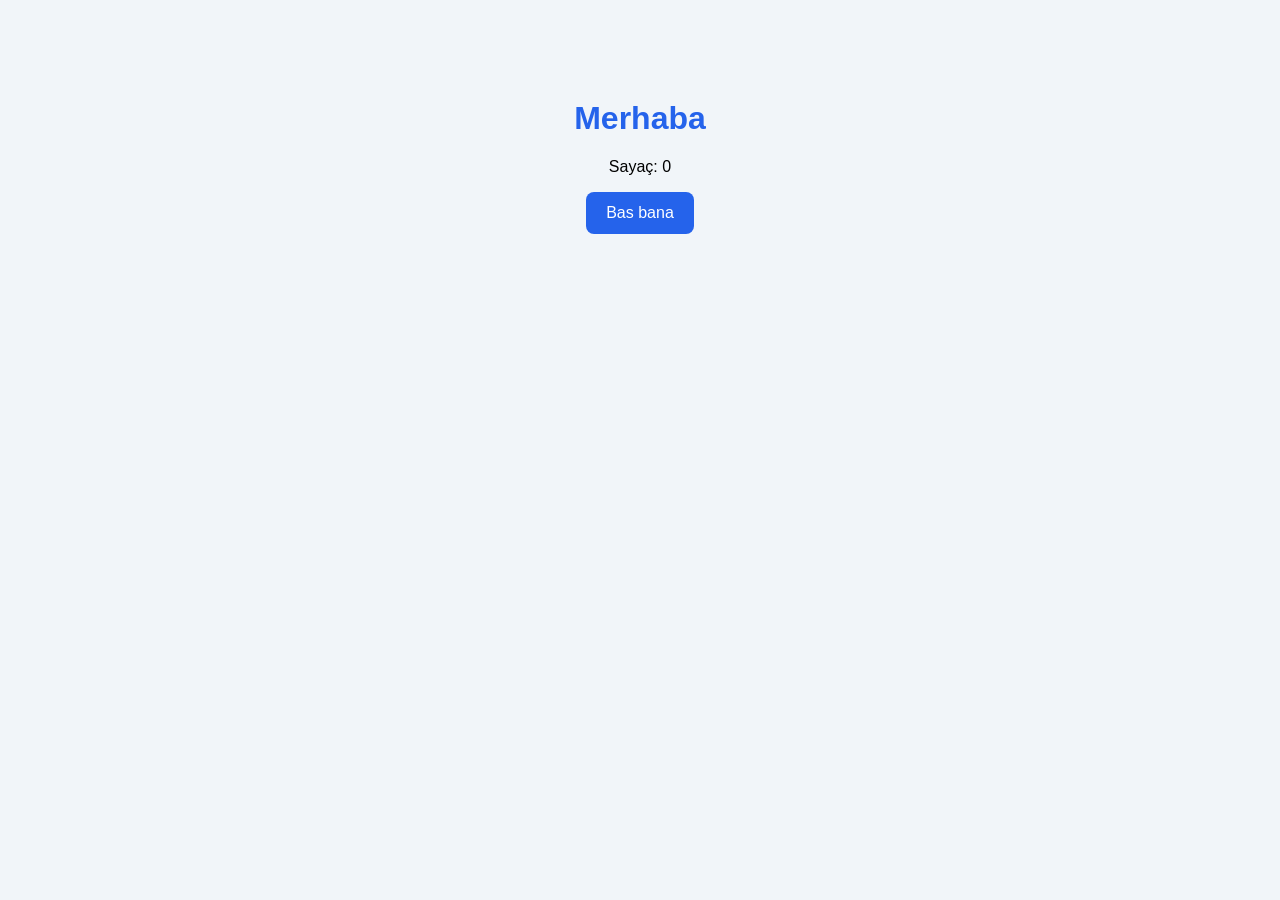
<file: index.html>
<!DOCTYPE html>
<html lang="tr">
<head>
  <meta charset="UTF-8">
  <title>İlk Sitem</title>

  <!-- CSS'i buradan çağırıyoruz -->
  <link rel="stylesheet" href="style.css">
</head>
<body>
  <h1>Merhaba</h1>
  <p>Sayaç: <span id="sayi">0</span></p>
  <button id="btn">Bas bana</button>

  <!-- JS'i buradan çağırıyoruz (body'nin en sonunda) -->
  <script src="script.js"></script>
</body>
</html>
</file>
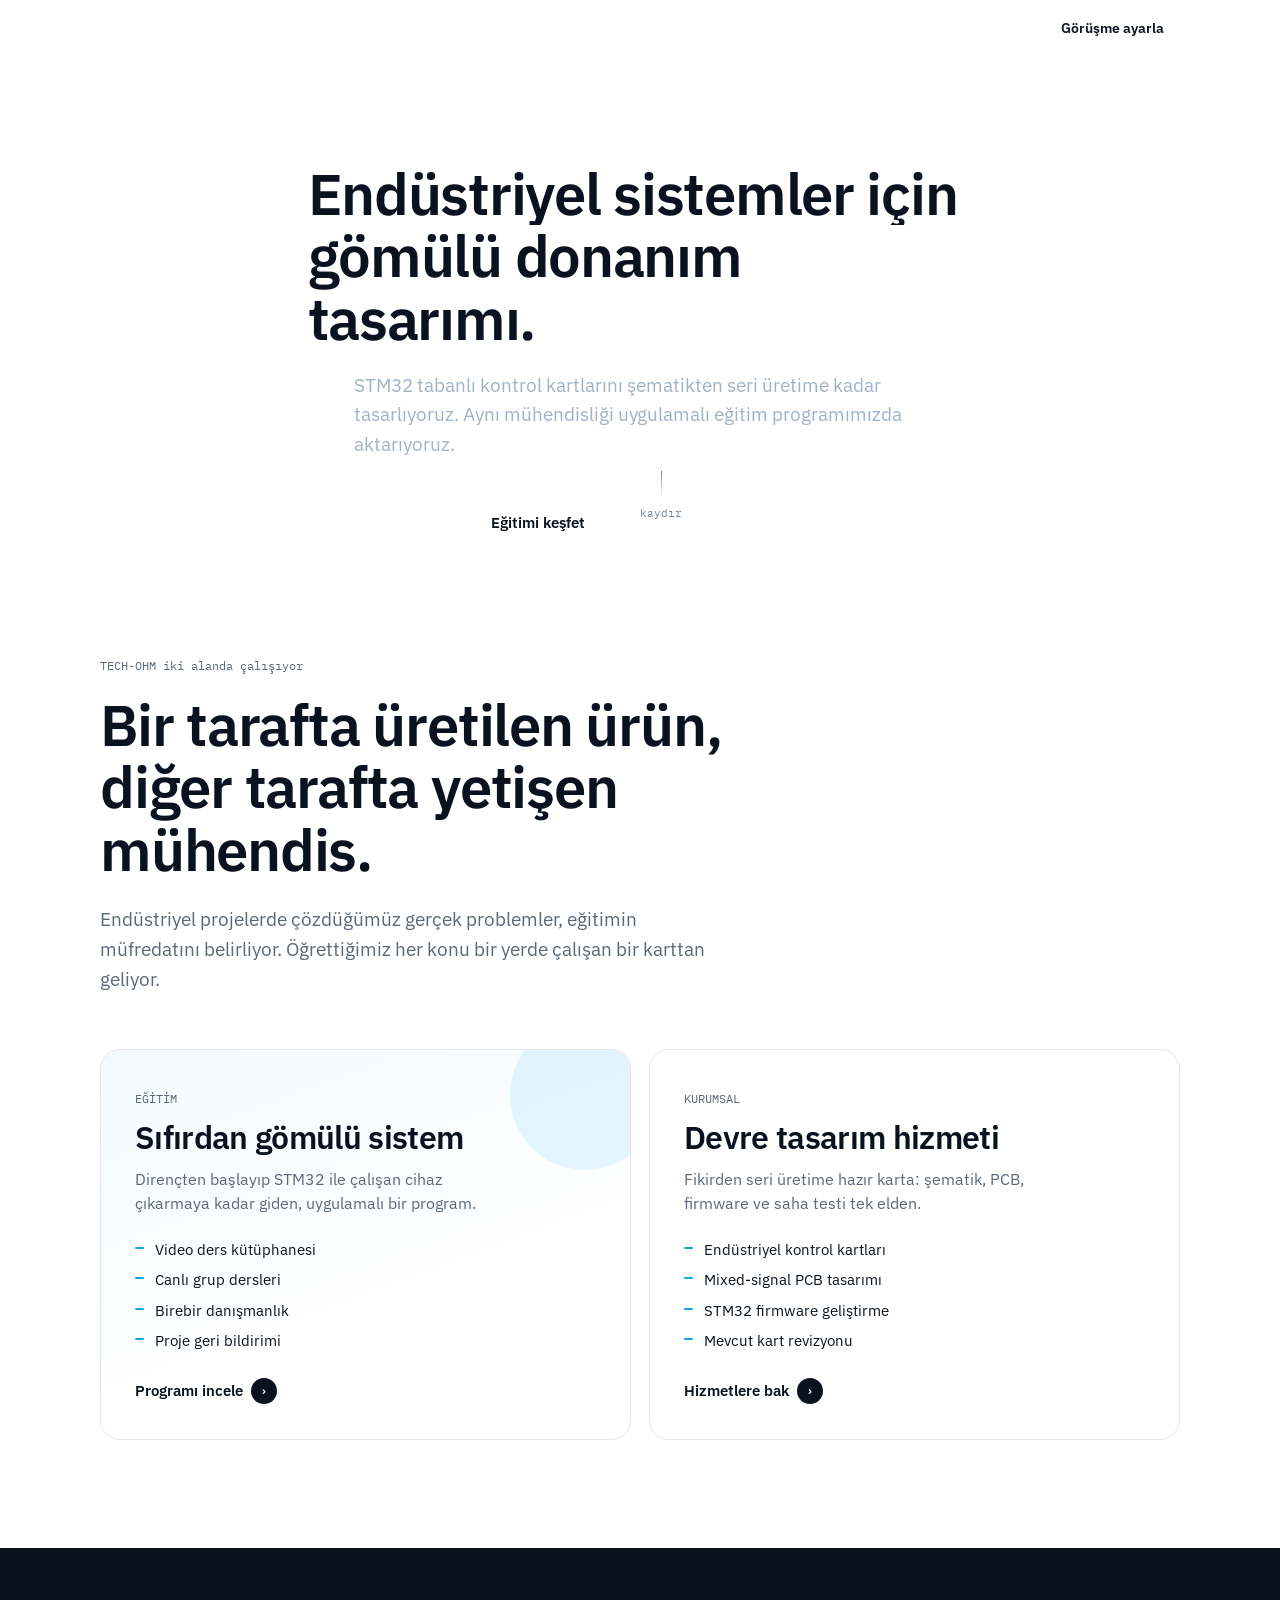
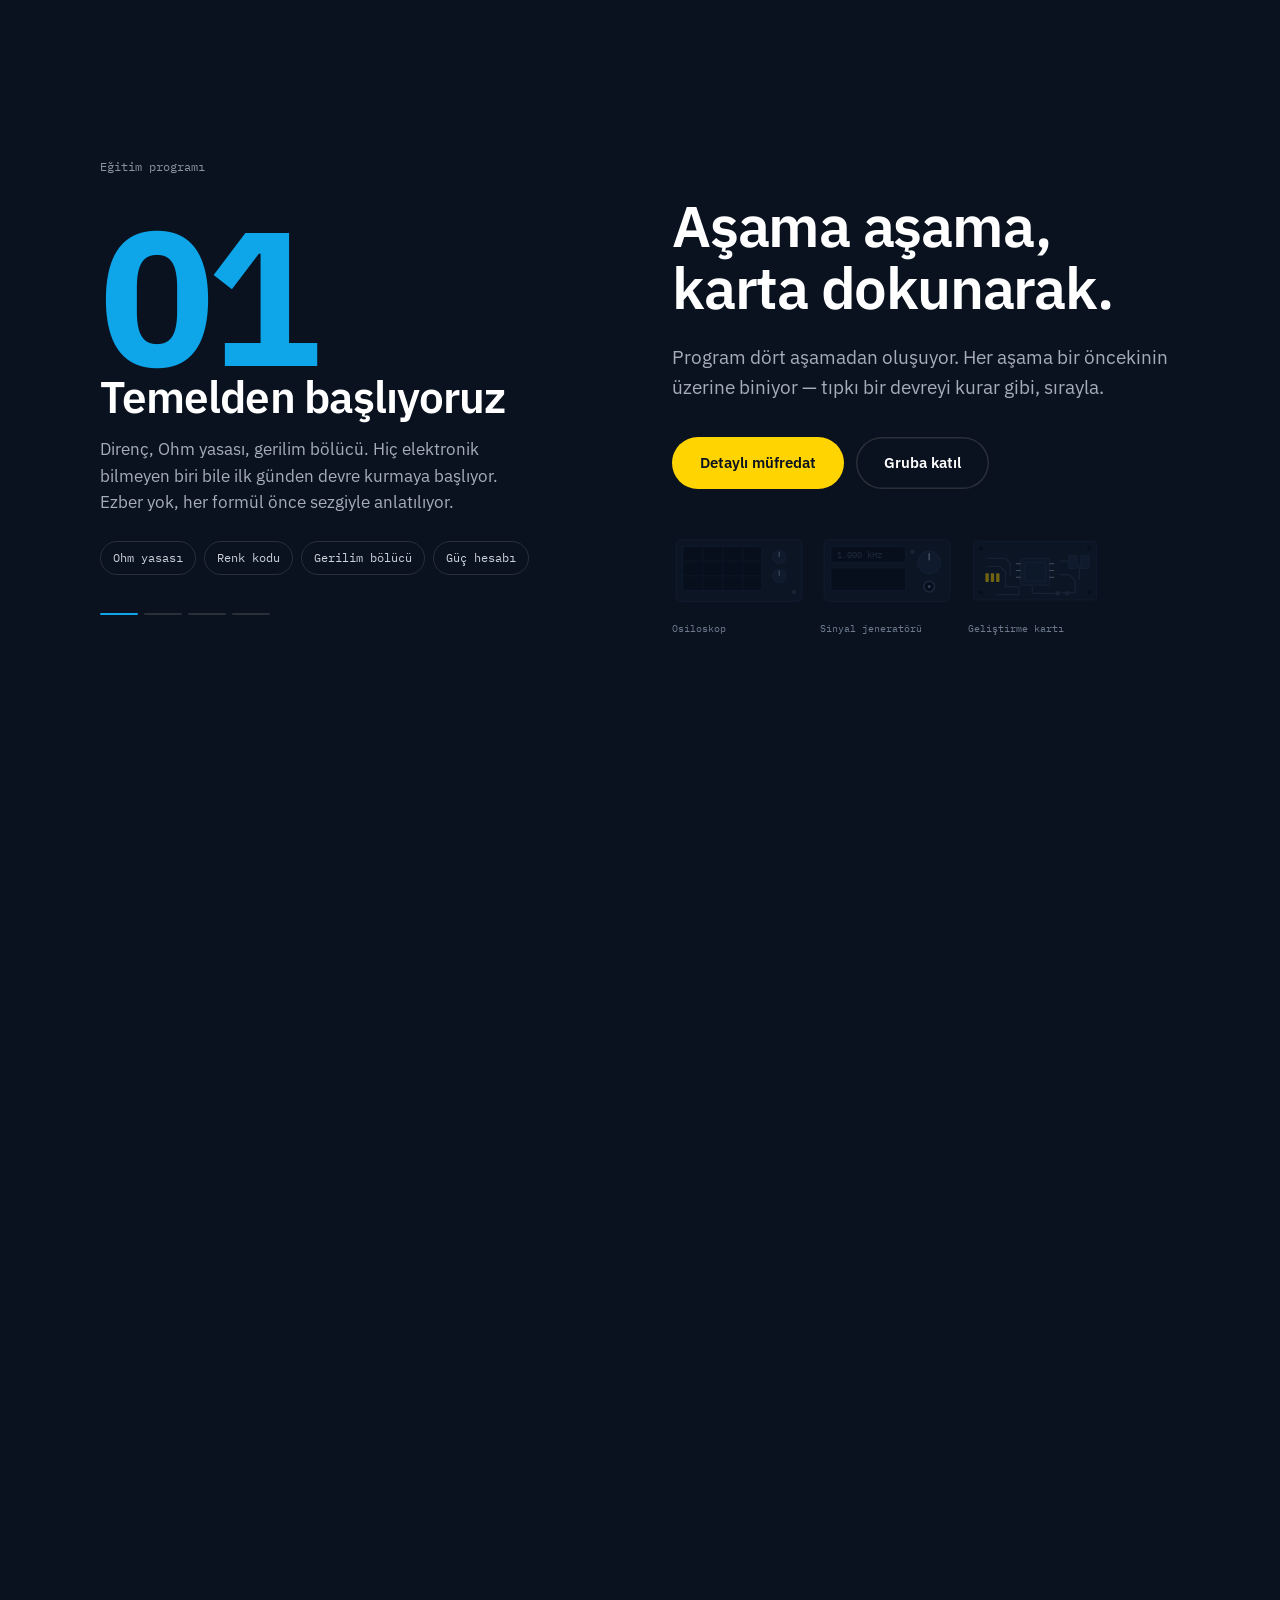
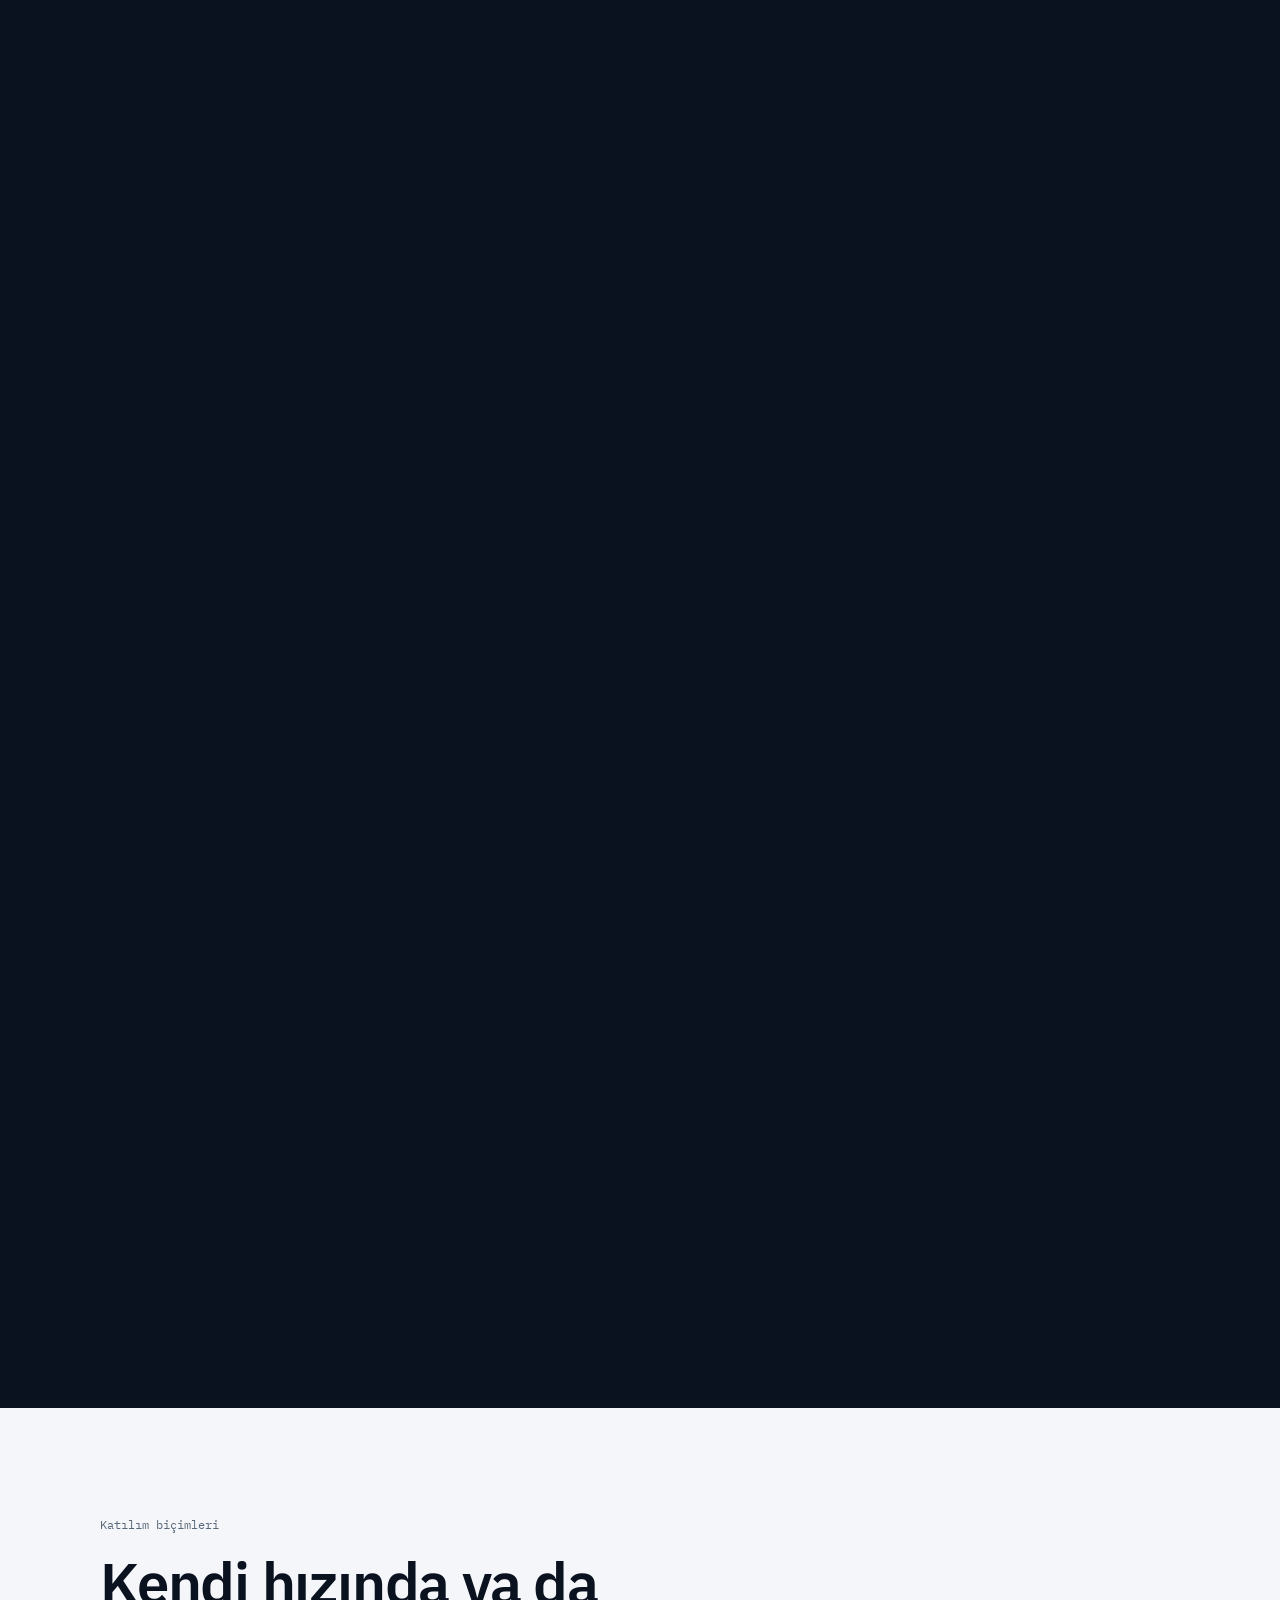
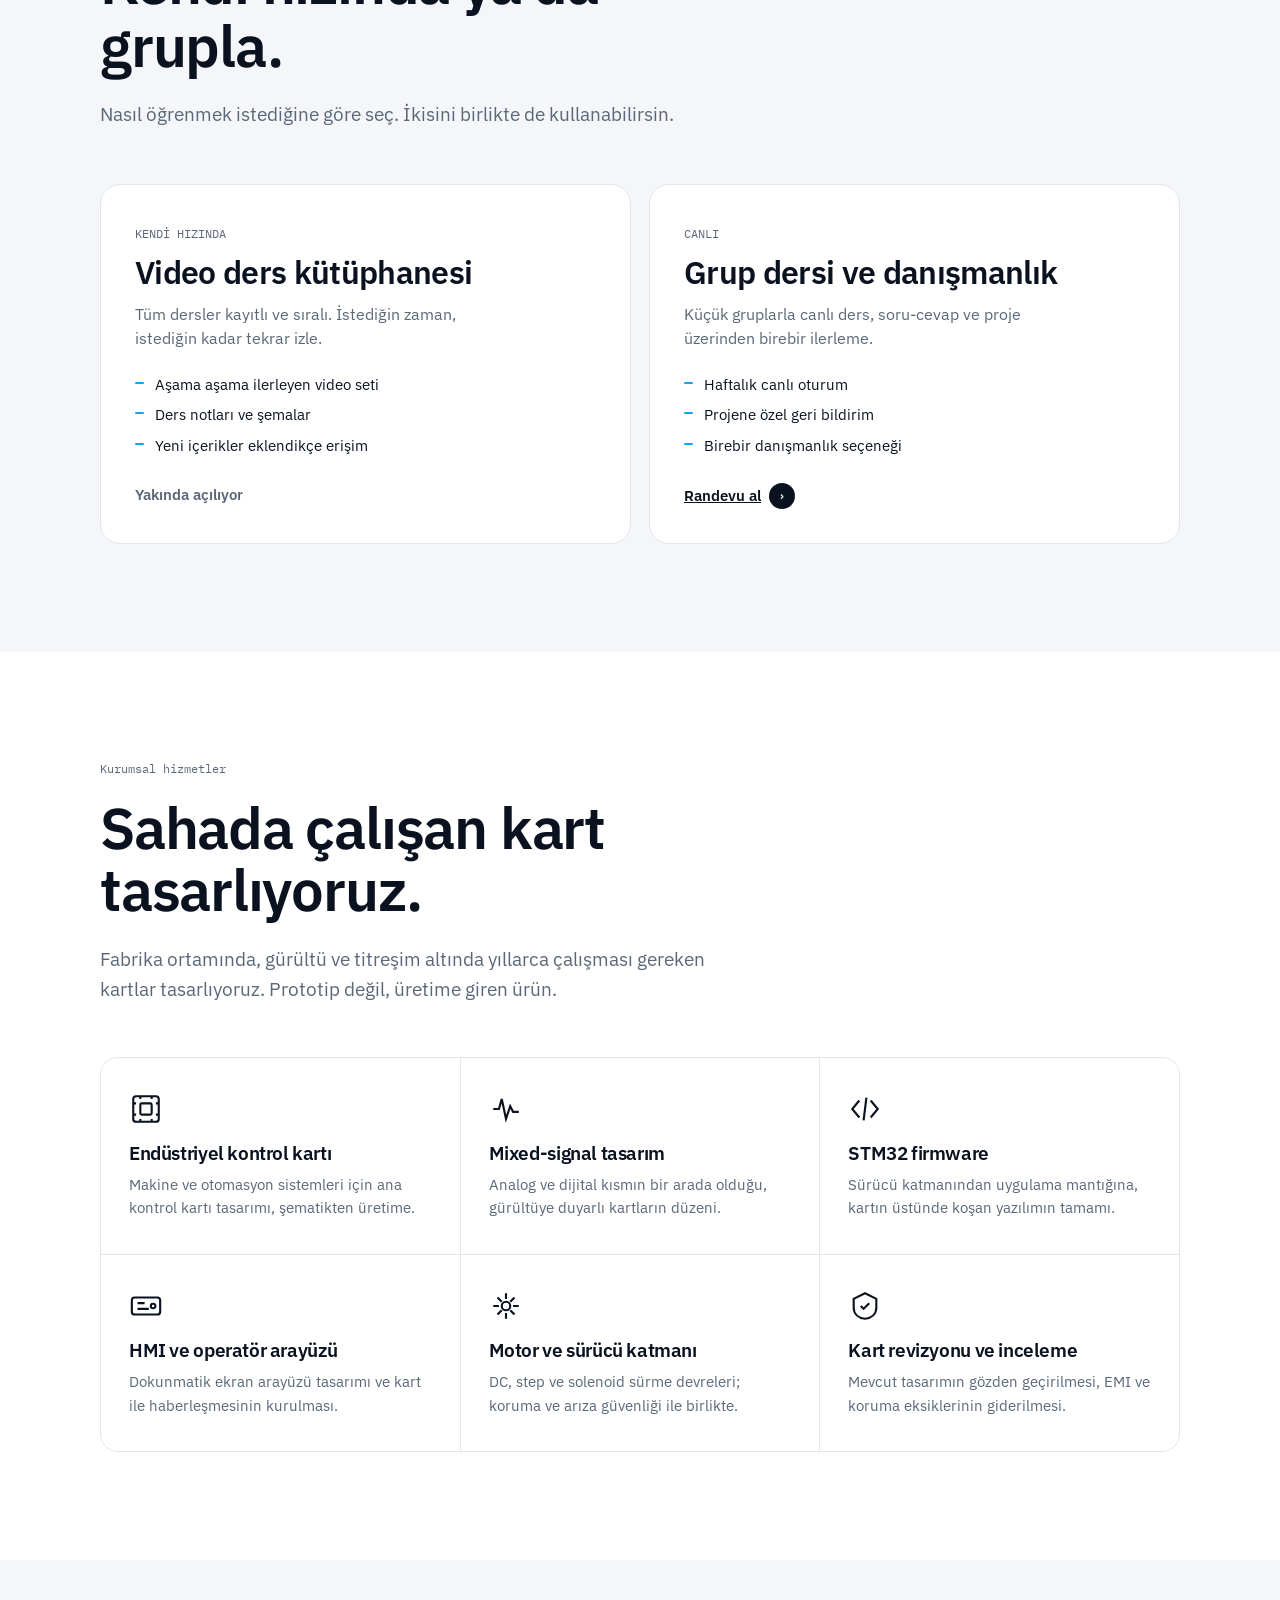
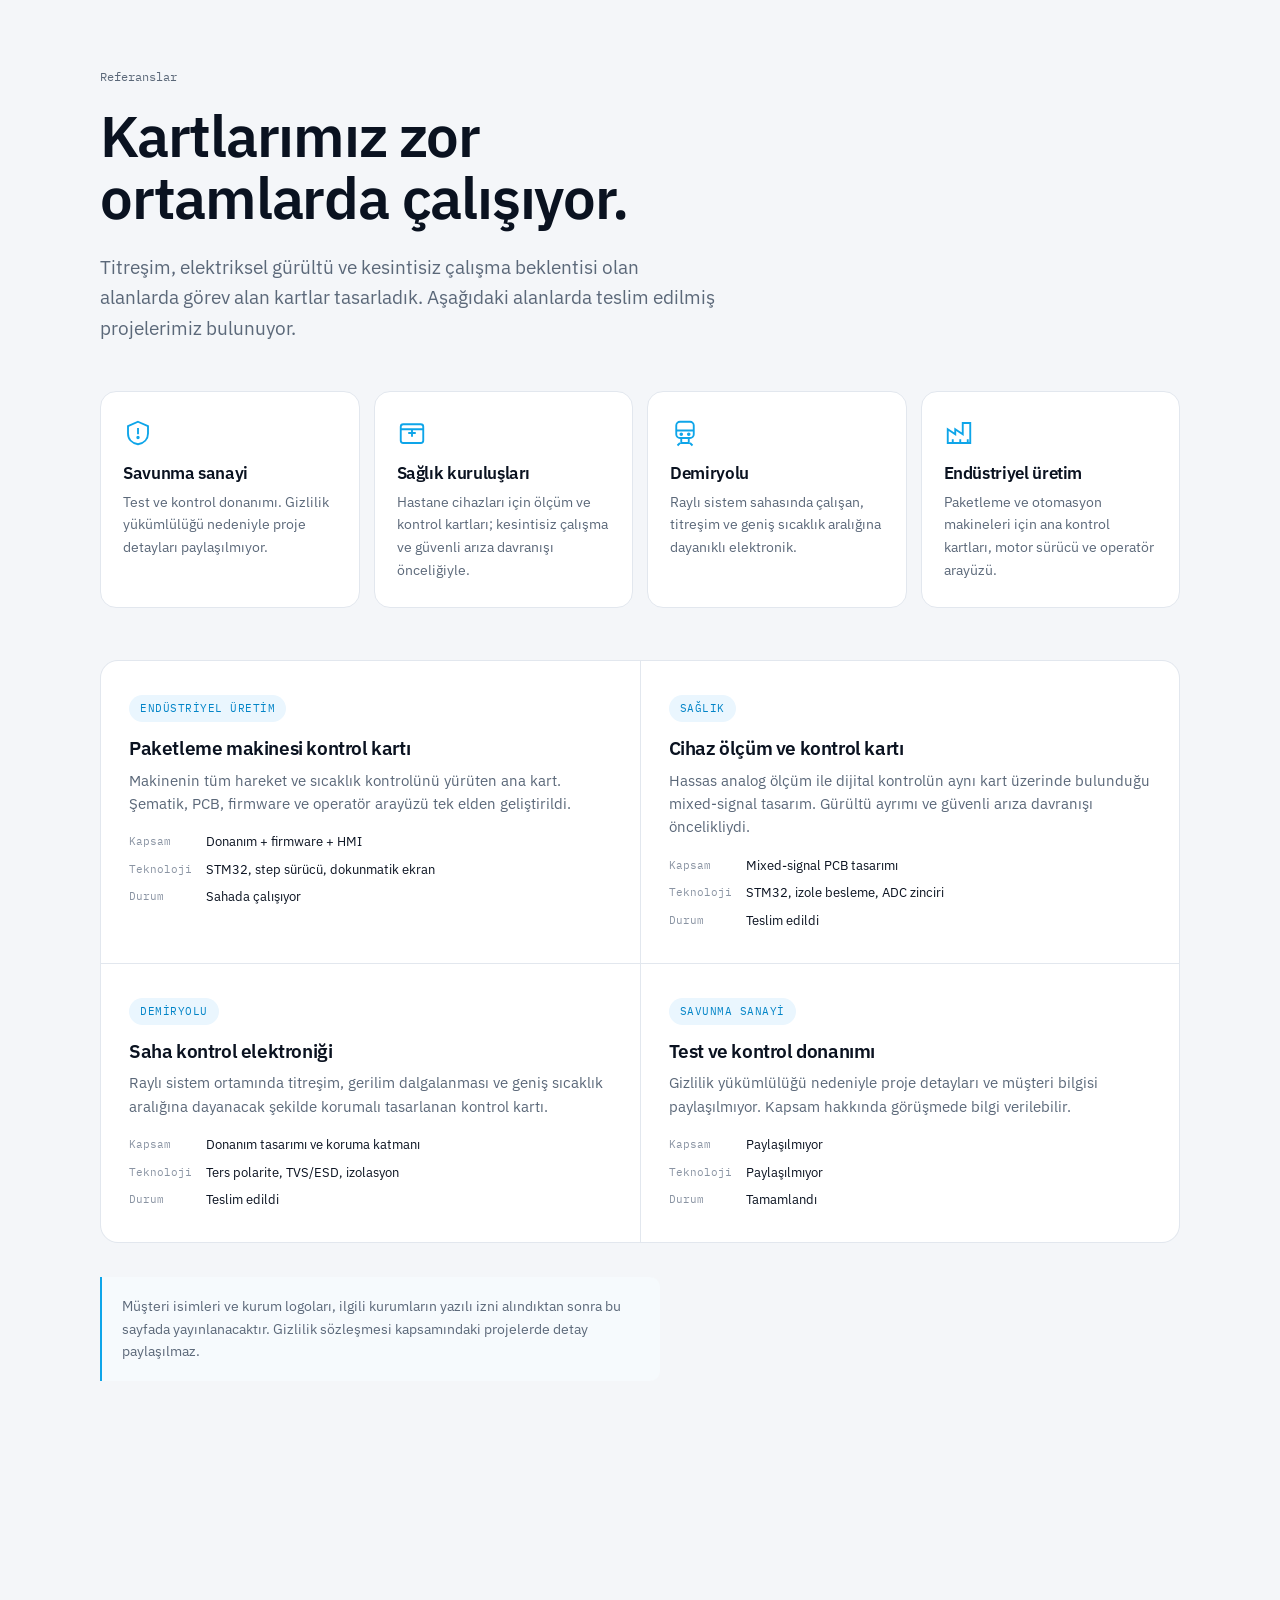
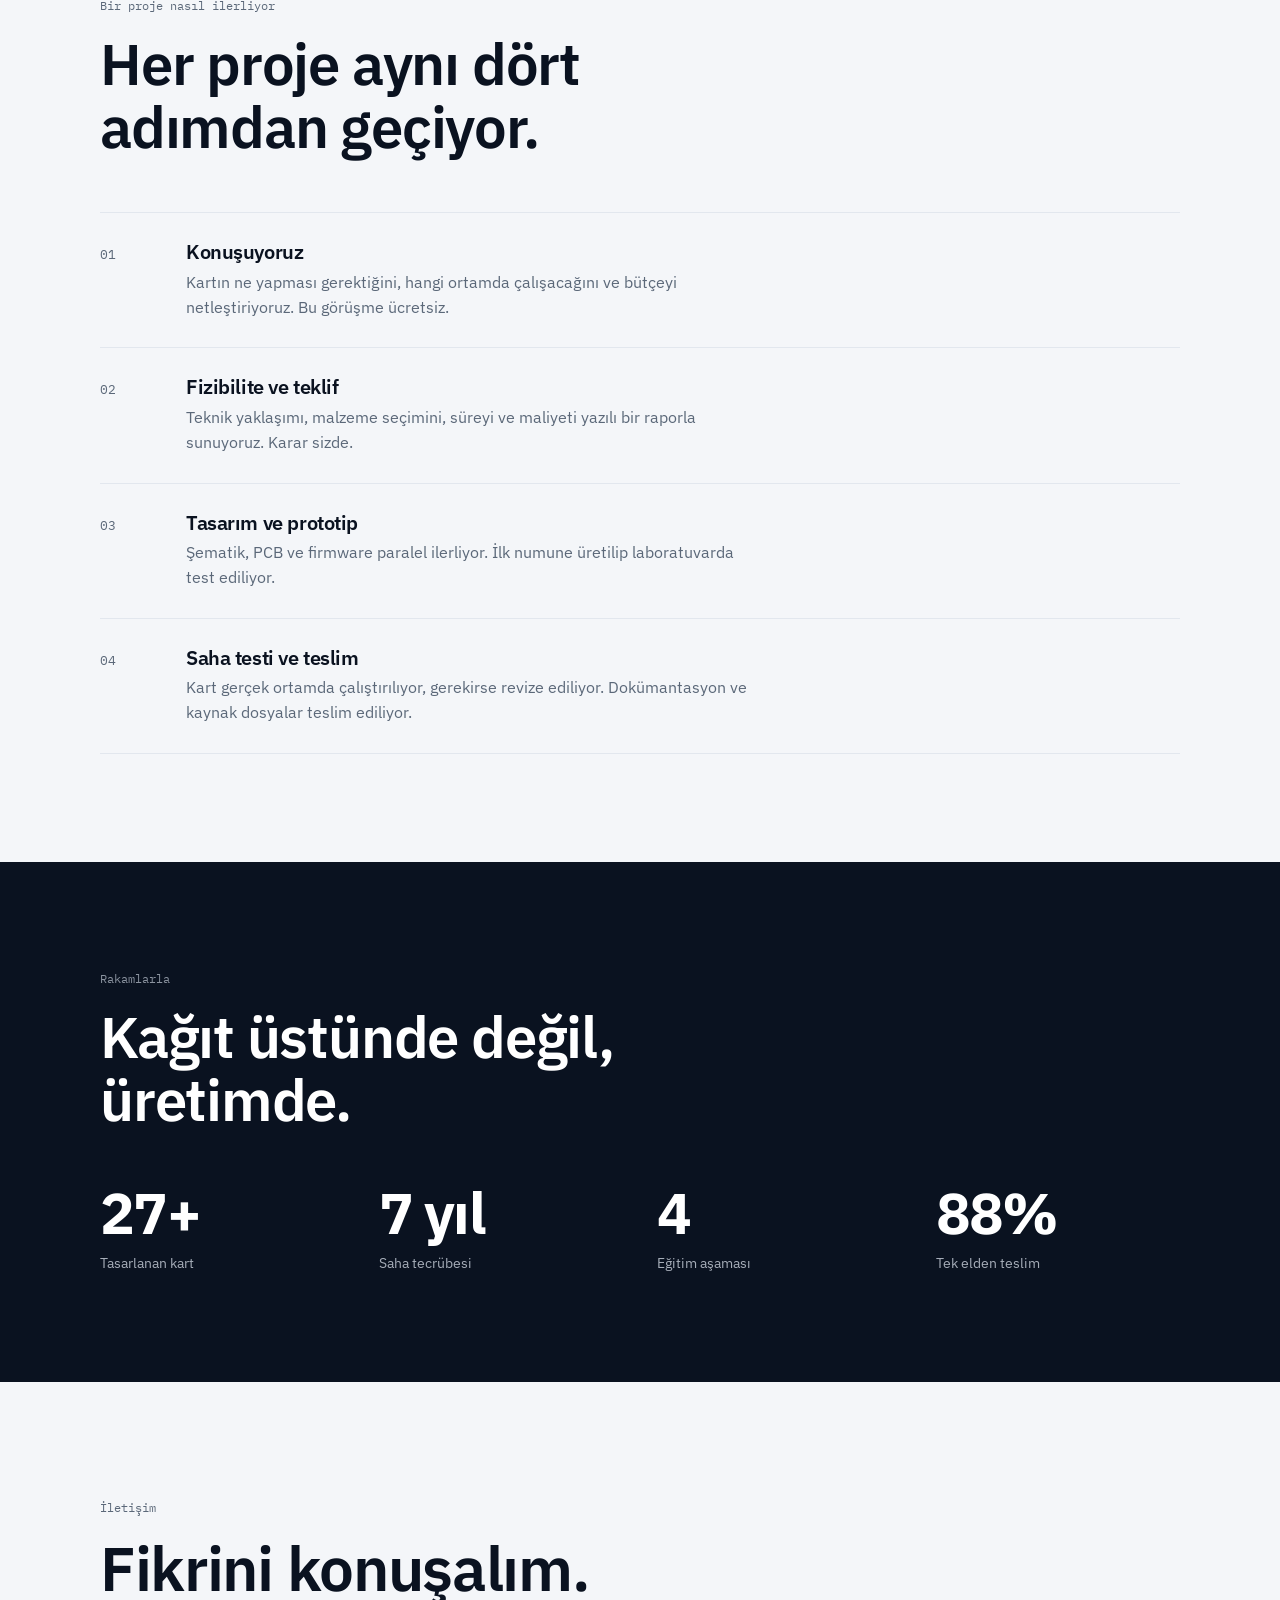
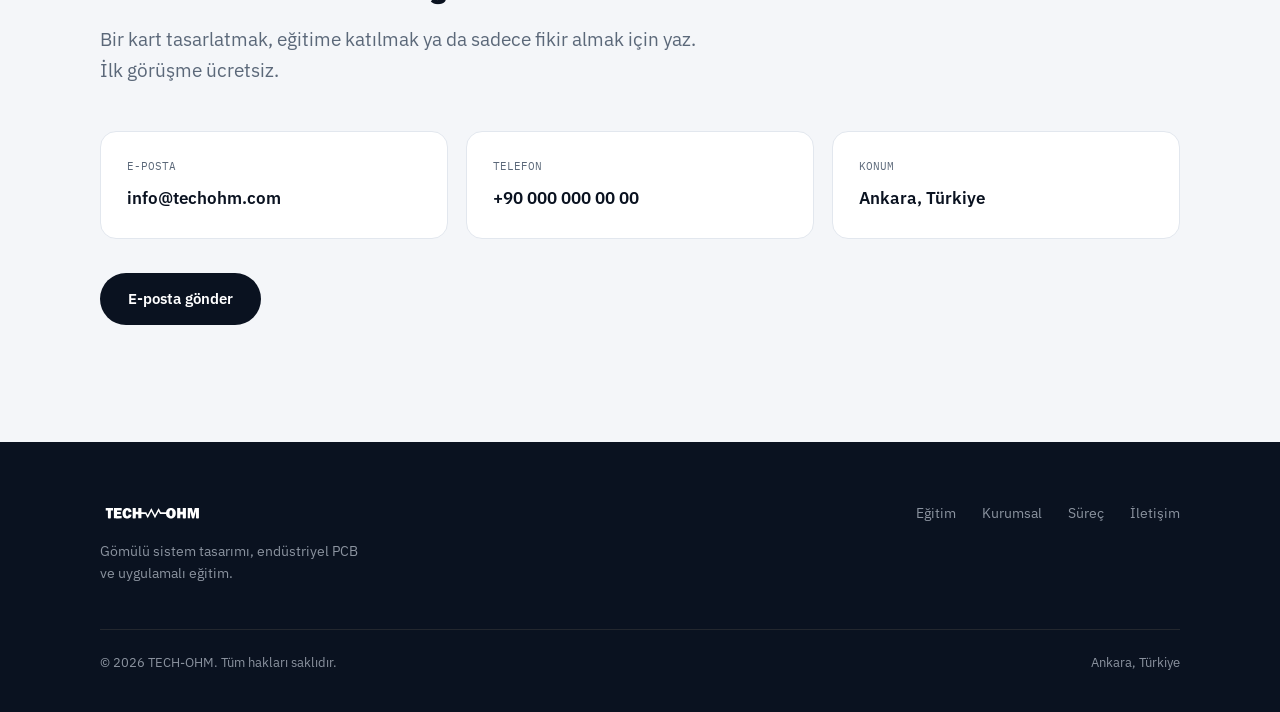
<file: yenisistem2/index.html>
<!DOCTYPE html>
<html lang="tr">
<head>
<meta charset="UTF-8">
<meta name="viewport" content="width=device-width, initial-scale=1">
<title>TECH-OHM — Gömülü sistem tasarımı ve eğitimi</title>
<meta name="description" content="Endüstriyel PCB ve STM32 tabanlı gömülü sistem tasarımı, danışmanlık ve uygulamalı eğitim. TECH-OHM.">
<meta property="og:title" content="TECH-OHM — Gömülü sistem tasarımı ve eğitimi">
<meta property="og:description" content="Endüstriyel PCB ve STM32 tabanlı gömülü sistem tasarımı, danışmanlık ve uygulamalı eğitim.">
<meta property="og:type" content="website">
<link rel="preconnect" href="https://fonts.googleapis.com">
<link rel="preconnect" href="https://fonts.gstatic.com" crossorigin>
<link href="https://fonts.googleapis.com/css2?family=IBM+Plex+Sans:wght@400;450;500;600;700&family=IBM+Plex+Mono:wght@400;500&display=swap" rel="stylesheet">
<style>
:root{
  --paper:#FFFFFF;
  --mist:#F4F6F9;
  --ink:#0A1220;
  --ink-soft:#132033;
  --steel:#5B6879;
  --line:#E2E7EE;
  --brand:#FFD400;      /* marka sarısı — logo ve birincil CTA */
  --volt:#0EA5E9;       /* devre / sinyal mavisi */
  --volt-deep:#0284C7;
  --maxw:1160px;
  --ease:cubic-bezier(.22,.61,.36,1);
}
*{box-sizing:border-box}
html{scroll-behavior:smooth;-webkit-text-size-adjust:100%}
body{
  margin:0;background:var(--paper);color:var(--ink);
  font-family:'IBM Plex Sans',system-ui,sans-serif;font-size:17px;line-height:1.6;
  -webkit-font-smoothing:antialiased;overflow-x:hidden;
}
h1,h2,h3,h4{font-family:'IBM Plex Sans',sans-serif;margin:0;line-height:1.08;letter-spacing:-0.021em;font-weight:600}
p{margin:0}
a{color:inherit}
.mono{font-family:'IBM Plex Mono',monospace}
.wrap{max-width:var(--maxw);margin:0 auto;padding:0 clamp(20px,5vw,40px)}
img,svg{display:block;max-width:100%}

/* ---------------- NAV ---------------- */
.nav{
  position:fixed;top:0;left:0;right:0;z-index:100;color:#fff;
  background:transparent;border-bottom:1px solid transparent;
  transition:border-color .35s,background .35s,color .35s,backdrop-filter .35s;
}
.nav.scrolled{
  color:var(--ink);background:rgba(255,255,255,.78);
  backdrop-filter:saturate(180%) blur(20px);-webkit-backdrop-filter:saturate(180%) blur(20px);
  border-bottom-color:var(--line);
}
.nav .wrap{display:flex;align-items:center;justify-content:space-between;height:58px;gap:20px}
.nav-logo{height:19px;width:auto}
.nav-links{display:flex;gap:30px;align-items:center;list-style:none;margin:0;padding:0}
.nav-links a{
  text-decoration:none;font-size:13.5px;color:currentColor;opacity:.78;
  transition:opacity .2s;font-weight:450;
}
.nav-links a:hover{opacity:1}
.nav-cta{
  text-decoration:none;font-family:'IBM Plex Sans';font-weight:600;font-size:13.5px;
  background:#fff;color:var(--ink);padding:8px 16px;border-radius:100px;
  transition:transform .2s var(--ease),background .35s,color .35s;
}
.nav.scrolled .nav-cta{background:var(--ink);color:#fff}
.nav-cta:hover{transform:scale(1.04)}
.burger{display:none;background:none;border:none;cursor:pointer;padding:6px;flex-direction:column;gap:4px}
.burger span{width:20px;height:1.6px;background:currentColor;display:block;transition:transform .3s}
@media(max-width:860px){
  .nav-links{
    position:fixed;inset:58px 0 auto;background:rgba(255,255,255,.98);
    flex-direction:column;gap:0;padding:10px 0 20px;border-bottom:1px solid var(--line);color:var(--ink);
    transform:translateY(-120%);transition:transform .38s var(--ease);
  }
  .nav-links.open{transform:none}
  .nav-links li{width:100%}
  .nav-links a{display:block;padding:13px 24px;font-size:16px;opacity:1}
  .burger{display:flex}
  .nav-cta{display:none}
}
:focus-visible{outline:2px solid var(--ink);outline-offset:3px;border-radius:4px}

/* ---------------- CIRCUIT RAIL ---------------- */
.spine{
  position:fixed;left:24px;top:0;height:100vh;width:210px;z-index:40;pointer-events:none;
  display:flex;align-items:center;
}
@media(max-width:1439px){.spine{display:none}}
@media(max-width:1659px){.spine .lbl{display:none}}
.spine svg{height:88vh;width:auto;overflow:visible}

.spine .trk{stroke:#D9E0E8;stroke-width:1.5;fill:none;stroke-linecap:round;stroke-linejoin:round}
.spine .trk-thin{stroke:#E4E9F0;stroke-width:1.3;fill:none;stroke-linecap:round;stroke-linejoin:round}
.spine .bloom{stroke:var(--volt);fill:none;stroke-linecap:round;stroke-linejoin:round;stroke-width:7;opacity:.20;filter:blur(6px)}
.spine .core{stroke:var(--volt);fill:none;stroke-linecap:round;stroke-linejoin:round;stroke-width:1.7}

.spine .via{fill:#fff;stroke:#CFD7E1;stroke-width:1.4;transition:fill .45s var(--ease),stroke .45s var(--ease)}
.spine .via.on{fill:var(--volt);stroke:var(--volt)}
.spine .viaGlow{fill:var(--volt);opacity:0;filter:blur(5px);transition:opacity .45s var(--ease)}
.spine .viaGlow.on{opacity:.6}
.spine .dot{fill:#fff;stroke:#D9E0E8;stroke-width:1.2}

/* package */
.spine .body{fill:url(#pkgGrad);stroke:#1A2740;stroke-width:.8}
.spine .mold{fill:none;stroke:#2E3E58;stroke-width:.7}
.spine .lead{fill:#B8C2D0;transition:fill .45s var(--ease)}
.spine .lead.on{fill:var(--volt)}
.spine .pin1{fill:none;stroke:#4A5C78;stroke-width:1.2}
.spine .chipLed{fill:var(--volt);animation:led 2.8s ease-in-out infinite}
@keyframes led{0%,100%{opacity:.3}50%{opacity:1}}
.spine .ref{font-family:'IBM Plex Mono';font-size:8px;fill:#A9B3C1}
.spine .silk{fill:none;stroke:#E4E9F0;stroke-width:1;stroke-dasharray:3 3}
.spine .part{fill:#EDF1F6;stroke:#CFD7E1;stroke-width:1}
.spine .xtal{fill:#E7EBF1;stroke:#C9D2DD;stroke-width:1}

.spine .headGlow{fill:var(--volt);opacity:.55;filter:blur(5px)}
.spine .headCore{fill:var(--volt)}

.spine .lbl{
  font-family:'IBM Plex Mono';font-size:14px;font-weight:500;fill:#C2CBD7;
  letter-spacing:.02em;transition:fill .5s var(--ease),filter .5s var(--ease);
}
.spine .lbl.on{fill:var(--volt);filter:drop-shadow(0 0 8px rgba(14,165,233,.75))}100%{fill:var(--ink)}}

/* ---------------- HERO ---------------- */
.hero{
  min-height:100svh;display:flex;align-items:center;justify-content:center;
  text-align:center;padding:132px 0 90px;position:relative;overflow:hidden;
  background:
    radial-gradient(58% 44% at 50% 34%, rgba(56,189,248,.30) 0%, rgba(56,189,248,0) 62%),
    radial-gradient(120% 90% at 50% 30%, #1B3D63 0%, #102743 38%, #08111E 78%);
  color:#fff;
}
.hero .wrap{position:relative;z-index:2;width:100%}

.heroLogo{
  width:clamp(268px,44vw,600px);height:auto;margin:0 auto 44px;
  opacity:0;animation:logoIn 1.5s var(--ease) .15s forwards;
}
@keyframes logoIn{from{opacity:0;transform:scale(.965)}to{opacity:1;transform:none}}
.hl-flare{stroke:#7DD3FC;stroke-width:170;fill:none;opacity:.32;filter:blur(34px)}
.hl-bloom{stroke:#38BDF8;stroke-width:72;fill:none;opacity:.72;filter:blur(13px)}
.hl-core {stroke:#7FE4FF;stroke-width:30;fill:none}
.hl-flow{
  stroke-linecap:round;stroke-linejoin:round;
  stroke-dasharray:170 1097;stroke-dashoffset:170;
  animation:heroFlow 3.4s cubic-bezier(.5,0,.5,1) infinite;
}
@keyframes heroFlow{
  0%{stroke-dashoffset:170}
  62%{stroke-dashoffset:-1097}
  100%{stroke-dashoffset:-1097}
}

.hero h1{
  font-size:clamp(30px,5.1vw,58px);font-weight:600;letter-spacing:-.022em;
  margin:0 auto 20px;max-width:19ch;
}
.hero h1 .ln{display:block;overflow:hidden}
.hero h1 .ln > span{display:block;transform:translateY(105%);animation:riseIn 1s var(--ease) forwards}
.hero h1 .ln:nth-child(1) > span{animation-delay:.55s}
.hero h1 .ln:nth-child(2) > span{animation-delay:.66s}
@keyframes riseIn{to{transform:none}}

.hero .lede{
  max-width:52ch;margin:0 auto;color:#9FB2C8;font-size:clamp(15.5px,1.75vw,18.5px);
  opacity:0;animation:fadeUp .9s var(--ease) .95s forwards;
}
@keyframes fadeUp{from{opacity:0;transform:translateY(14px)}to{opacity:1;transform:none}}
.hero-actions{
  display:flex;gap:12px;flex-wrap:wrap;justify-content:center;margin-top:38px;
  opacity:0;animation:fadeUp .9s var(--ease) 1.1s forwards;
}
.btn{
  display:inline-flex;align-items:center;gap:9px;text-decoration:none;
  font-family:'IBM Plex Sans';font-weight:600;font-size:15px;
  padding:14px 28px;border-radius:100px;transition:transform .22s var(--ease),background .22s,color .22s;
}
.btn:hover{transform:scale(1.035)}
.btn-dark{background:var(--ink);color:#fff}
.btn-ghost{background:transparent;color:var(--ink);box-shadow:inset 0 0 0 1.5px var(--line)}
.btn-ghost:hover{box-shadow:inset 0 0 0 1.5px var(--ink)}
.hero .btn-dark{background:#fff;color:var(--ink)}
.hero .btn-ghost{color:#fff;box-shadow:inset 0 0 0 1.5px rgba(255,255,255,.34)}
.hero .btn-ghost:hover{box-shadow:inset 0 0 0 1.5px rgba(255,255,255,.75)}

.scrollhint{
  position:absolute;bottom:28px;left:50%;transform:translateX(-50%);z-index:3;
  font-family:'IBM Plex Mono';font-size:10.5px;color:#6F8299;
  display:flex;flex-direction:column;align-items:center;gap:8px;
  opacity:0;animation:fadeUp .8s var(--ease) 1.5s forwards;
}
.scrollhint i{display:block;width:1px;height:26px;background:linear-gradient(#6F8299,transparent);animation:pulse 2s infinite}
@keyframes pulse{0%,100%{opacity:.25}50%{opacity:1}}

/* ---------------- SECTIONS ---------------- */
section{position:relative}
.sec{padding:clamp(80px,12vh,140px) 0}
.sec-dark{background:var(--ink);color:#fff}
.sec-mist{background:var(--mist)}
.eyebrow{
  font-family:'IBM Plex Mono';font-size:11.5px;color:var(--steel);
  margin-bottom:18px;display:block;
}
.sec-dark .eyebrow{color:#8B939F}
h2.big{font-size:clamp(30px,5.2vw,58px);max-width:18ch;margin-bottom:22px}
.sec-lede{max-width:56ch;color:var(--steel);font-size:clamp(16px,1.9vw,19px)}
.sec-dark .sec-lede{color:#A6ADB8}

/* reveal */
.rv{opacity:0;transform:translateY(22px);transition:opacity .8s var(--ease),transform .8s var(--ease)}
.rv.in{opacity:1;transform:none}
.rv[data-d="1"]{transition-delay:.08s}
.rv[data-d="2"]{transition-delay:.16s}
.rv[data-d="3"]{transition-delay:.24s}

/* ---------------- TWO PATHS ---------------- */
.paths{display:grid;gap:18px;grid-template-columns:1fr;margin-top:54px}
@media(min-width:820px){.paths{grid-template-columns:1fr 1fr}}
.path{
  position:relative;border-radius:20px;padding:40px 34px 34px;overflow:hidden;
  background:var(--paper);border:1px solid var(--line);
  transition:transform .4s var(--ease),box-shadow .4s var(--ease);
  text-decoration:none;display:block;
}
.path:hover{transform:translateY(-5px);box-shadow:0 18px 46px rgba(14,15,18,.10)}
.path .pnum{font-family:'IBM Plex Mono';font-size:11.5px;color:var(--steel)}
.path h3{font-size:clamp(24px,3vw,32px);margin:12px 0 12px}
.path p{color:var(--steel);font-size:15.5px;max-width:36ch}
.path ul{margin:22px 0 0;padding:0;list-style:none;display:grid;gap:7px}
.path li{font-size:14.5px;color:var(--ink);padding-left:20px;position:relative}
.path li::before{
  content:"";position:absolute;left:0;top:9px;width:9px;height:2px;background:var(--volt);border-radius:2px;
}
.path .go{
  margin-top:26px;display:inline-flex;align-items:center;gap:8px;
  font-family:'IBM Plex Sans';font-weight:600;font-size:14.5px;
}
.path .go i{
  width:26px;height:26px;border-radius:50%;background:var(--ink);color:#fff;
  display:grid;place-items:center;font-style:normal;font-size:12px;
  transition:transform .3s var(--ease);
}
.path:hover .go i{transform:translateX(4px)}
.path-edu{background:linear-gradient(160deg,#F2FAFE 0%,#FFF 60%)}
.path-edu::after{
  content:"";position:absolute;right:-30px;top:-30px;width:150px;height:150px;
  border-radius:50%;background:var(--volt);opacity:.10;
}

/* ---------------- STICKY MODULES ---------------- */
.sticky-wrap{position:relative}
.sticky-stage{
  position:sticky;top:0;height:100svh;display:flex;align-items:center;overflow:hidden;
}
.stage-inner{width:100%}
.stage-grid{display:grid;gap:40px;grid-template-columns:1fr;align-items:center}
@media(min-width:900px){.stage-grid{grid-template-columns:1fr 1fr;gap:64px}}
.stage-num{
  font-family:'IBM Plex Sans';font-weight:700;font-size:clamp(80px,16vw,190px);
  line-height:.82;color:var(--volt);letter-spacing:-.035em;
}
.stage-slide{display:none}
.stage-slide.active{display:block;animation:slideIn .6s var(--ease)}
@keyframes slideIn{from{opacity:0;transform:translateY(20px)}to{opacity:1;transform:none}}
.stage-slide h3{font-size:clamp(26px,4vw,44px);margin-bottom:16px;max-width:16ch}
.stage-slide p{color:#A6ADB8;max-width:44ch;font-size:16.5px}
.stage-slide .topics{
  margin-top:26px;display:flex;flex-wrap:wrap;gap:8px;
}
.stage-slide .topics span{
  font-family:'IBM Plex Mono';font-size:12px;color:#CDD3DA;
  border:1px solid #2A2F38;padding:6px 12px;border-radius:100px;
}
.stage-progress{display:flex;gap:6px;margin-top:38px}
.stage-progress i{
  height:2px;width:38px;background:#2A2F38;border-radius:2px;overflow:hidden;position:relative;
}
.stage-progress i.on{background:var(--volt)}

/* ---------------- SERVICES ---------------- */
.svc{display:grid;gap:1px;background:var(--line);border:1px solid var(--line);border-radius:18px;overflow:hidden;margin-top:52px}
@media(min-width:760px){.svc{grid-template-columns:1fr 1fr}}
@media(min-width:1040px){.svc{grid-template-columns:1fr 1fr 1fr}}
.svc-item{background:var(--paper);padding:34px 28px;transition:background .3s}
.svc-item:hover{background:#F8FBFE}
.svc-item .ico{
  width:34px;height:34px;margin-bottom:18px;color:var(--ink);
}
.svc-item h4{font-size:18.5px;margin-bottom:9px}
.svc-item p{font-size:14.8px;color:var(--steel)}

/* ---------------- PROCESS ---------------- */
.steps{margin-top:54px;display:grid;gap:0}
.step{
  display:grid;grid-template-columns:64px 1fr;gap:22px;
  padding:28px 0;border-top:1px solid var(--line);align-items:start;
}
.step:last-child{border-bottom:1px solid var(--line)}
.step .sn{
  font-family:'IBM Plex Mono';font-size:13px;color:var(--steel);padding-top:4px;
}
.step h4{font-size:20px;margin-bottom:7px}
.step p{color:var(--steel);font-size:15.5px;max-width:58ch}

/* ---------------- STATS ---------------- */
.stats{display:grid;gap:34px;grid-template-columns:repeat(2,1fr);margin-top:52px}
@media(min-width:840px){.stats{grid-template-columns:repeat(4,1fr)}}
.stat .n{font-family:'IBM Plex Sans';font-weight:700;font-size:clamp(36px,5vw,58px);line-height:1;letter-spacing:-.03em}
.stat .l{color:#A6ADB8;font-size:14px;margin-top:10px}

/* ---------------- CTA / CONTACT ---------------- */
.cta{padding:clamp(80px,13vh,150px) 0;background:var(--mist)}
.cta h2{font-size:clamp(30px,5.6vw,62px);max-width:14ch;margin-bottom:22px}
.contact-grid{display:grid;gap:18px;grid-template-columns:1fr;margin-top:46px}
@media(min-width:760px){.contact-grid{grid-template-columns:repeat(3,1fr)}}
.cbox{background:var(--paper);border:1px solid var(--line);border-radius:16px;padding:26px}
.cbox .k{font-family:'IBM Plex Mono';font-size:11px;color:var(--steel);margin-bottom:9px}
.cbox a,.cbox div.v{font-family:'IBM Plex Sans';font-weight:600;font-size:17px;text-decoration:none;word-break:break-word}
.cbox a:hover{color:var(--volt-deep)}

/* ---------------- FOOTER ---------------- */
footer{background:var(--ink);color:#8B939F;padding:60px 0 40px;font-size:14px}
.foot-top{display:flex;justify-content:space-between;gap:30px;flex-wrap:wrap;align-items:flex-start}
.foot-logo{height:22px;width:auto;margin-bottom:16px}
footer nav{display:flex;gap:26px;flex-wrap:wrap}
footer a{color:#8B939F;text-decoration:none;transition:color .2s}
footer a:hover{color:#fff}
.foot-bot{
  margin-top:44px;padding-top:22px;border-top:1px solid #23272E;
  display:flex;justify-content:space-between;gap:16px;flex-wrap:wrap;font-size:12.5px;
}





/* ---------------- EDUCATION BENCH ---------------- */
.eq-strip{
  display:grid;grid-template-columns:repeat(3,1fr);gap:14px;margin-top:44px;max-width:430px;
}
@media(max-width:899px){.eq-strip{max-width:none;margin-top:34px}}
.eqm{margin:0}
.eqm svg{width:100%;height:auto;display:block;
  opacity:.42;transition:opacity .5s var(--ease),transform .5s var(--ease)}
.eqm figcaption{
  font-family:'IBM Plex Mono';font-size:10px;color:#6E7B8D;margin-top:9px;
  transition:color .5s var(--ease);
}
.edu-h:hover ~ .eq-strip .eqm svg,.eq-strip:hover .eqm svg{opacity:1;transform:translateY(-3px)}
.edu-h:hover ~ .eq-strip figcaption,.eq-strip:hover figcaption{color:#C8D2DF}

.scr-glow{opacity:0;transition:opacity .55s var(--ease)}
.edu-h:hover ~ .eq-strip .scr-glow,.eq-strip:hover .scr-glow{opacity:1}
.sig{animation:sigRun 3.6s linear infinite;animation-play-state:paused}
.edu-h:hover ~ .eq-strip .sig,.eq-strip:hover .sig{animation-play-state:running}
@keyframes sigRun{from{transform:translateX(0)}to{transform:translateX(-180px)}}
.led{fill:#2E3C52;transition:fill .4s}
.edu-h:hover ~ .eq-strip .led,.eq-strip:hover .led{fill:var(--volt);animation:ledBlink 1.1s steps(1) infinite}
@keyframes ledBlink{0%,62%{opacity:1}63%,100%{opacity:.2}}
.pcbTrace{stroke:#2A3A52;stroke-width:1.8;fill:none;stroke-linecap:round;stroke-linejoin:round;transition:stroke .5s var(--ease)}
.edu-h:hover ~ .eq-strip .pcbTrace,.eq-strip:hover .pcbTrace{stroke:var(--volt);transition-delay:calc(var(--i) * .1s)}
.dispTxt{font-family:'IBM Plex Mono';font-size:13px;fill:#37475F;transition:fill .5s var(--ease)}
.edu-h:hover ~ .eq-strip .dispTxt,.eq-strip:hover .dispTxt{fill:var(--volt)}
@media (hover:none){
  .eqm svg{opacity:1}.sig{animation-play-state:running}.scr-glow{opacity:1}
  .led{fill:var(--volt)}.pcbTrace{stroke:var(--volt)}.dispTxt{fill:var(--volt)}
}

/* ---------------- REFERENCES ---------------- */
.sectors{display:grid;gap:14px;grid-template-columns:1fr;margin-top:48px}
@media(min-width:700px){.sectors{grid-template-columns:1fr 1fr}}
@media(min-width:1020px){.sectors{grid-template-columns:repeat(4,1fr)}}
.sector{
  background:var(--paper);border:1px solid var(--line);border-radius:16px;padding:26px 22px;
  transition:border-color .35s var(--ease),transform .35s var(--ease);
}
.sector:hover{border-color:#C7D3E2;transform:translateY(-4px)}
.sector .si{width:30px;height:30px;color:var(--volt);margin-bottom:16px}
.sector h4{font-size:17px;margin-bottom:8px}
.sector p{font-size:14.2px;color:var(--steel)}

.projects{display:grid;gap:1px;background:var(--line);border:1px solid var(--line);
  border-radius:18px;overflow:hidden;margin-top:52px}
@media(min-width:820px){.projects{grid-template-columns:1fr 1fr}}
.prj{background:var(--paper);padding:32px 28px;transition:background .35s}
.prj:hover{background:#F8FBFE}
.prj .tag{
  display:inline-block;font-family:'IBM Plex Mono';font-size:10.5px;letter-spacing:.05em;
  color:var(--volt-deep);background:#EAF6FE;border-radius:100px;padding:5px 11px;margin-bottom:16px;
}
.prj h4{font-size:19px;margin-bottom:10px}
.prj p{font-size:14.6px;color:var(--steel);margin-bottom:16px}
.prj dl{display:grid;grid-template-columns:auto 1fr;gap:6px 14px;margin:0;font-size:13.4px}
.prj dt{font-family:'IBM Plex Mono';font-size:11px;color:#8A94A3;padding-top:2px}
.prj dd{margin:0;color:var(--ink)}

.refnote{
  margin-top:34px;padding:18px 20px;border-left:2px solid var(--volt);
  background:#F6FAFD;border-radius:0 10px 10px 0;font-size:14px;color:var(--steel);max-width:70ch;
}

@media(prefers-reduced-motion:reduce){
  *,*::before,*::after{animation-duration:.001s!important;transition-duration:.001s!important}
  html{scroll-behavior:auto}
  .rv{opacity:1;transform:none}
  .sig,.led{animation:none!important}
  .hero h1 .ln > span{transform:none}
  .heroLogo{opacity:1}
  .hl-flow{animation:none;stroke-dashoffset:0;stroke-dasharray:none}
  .hero .lede,.hero-actions,.scrollhint{opacity:1}
  .flowN,.flowF{display:none}
  .spine .headGlow,.spine .chipLed{animation:none}
}
</style>
</head>
<body>

<!-- ============ NAV ============ -->
<header class="nav" id="nav">
  <div class="wrap">
    <a href="#top" aria-label="TECH-OHM ana sayfa">
      <svg class="nav-logo" viewBox="0 0 2696 568" role="img" aria-label="TECH-OHM"><style>.flowN{fill:none;stroke-width:44;stroke-linecap:round;stroke-linejoin:round;stroke-dasharray:150 1097;stroke-dashoffset:150;animation:runN 2.0s linear infinite}
.haloN{stroke-width:66;opacity:.6;filter:blur(10px)}
@keyframes runN{from{stroke-dashoffset:150}to{stroke-dashoffset:-1097}}</style><g transform="translate(0.000000,568.000000) scale(0.100000,-0.100000)" fill="currentColor" stroke="none"><path d="M6825 4145 c-283 -39 -470 -128 -641 -307 -166 -173 -285 -402 -332
-638 -6 -30 -17 -80 -24 -110 -18 -77 -18 -562 0 -650 35 -172 46 -210 103
-345 118 -283 342 -496 639 -610 46 -18 61 -22 190 -50 97 -21 385 -25 485 -6
98 19 249 67 320 103 318 160 493 412 566 810 7 37 10 70 8 73 -10 10 -666 51
-736 46 -6 -1 -15 -22 -18 -48 -21 -152 -93 -286 -184 -340 -98 -58 -245 -58
-341 1 -122 75 -180 210 -207 486 -11 101 1 479 17 560 19 96 57 208 91 267
128 224 426 214 551 -17 32 -60 44 -106 59 -222 10 -90 13 -98 33 -98 11 0
111 5 221 11 110 5 269 14 352 18 84 4 156 11 160 14 14 14 -33 264 -68 362
-21 59 -27 71 -69 155 -78 156 -192 286 -333 378 -212 138 -537 199 -842 157z
M18125 4145 c-339 -41 -586 -177 -789 -434 -48 -61 -66 -89 -116 -177 -44 -77
-63 -119 -91 -206 -29 -89 -45 -152 -60 -235 l-12 -73 -678 0 c-603 0 -679 2
-693 16 -9 8 -16 24 -16 34 0 10 -4 21 -9 25 -9 5 -61 107 -61 119 0 3 -13 24
-29 48 -16 24 -31 53 -35 65 -4 12 -18 41 -31 65 -14 24 -30 54 -36 68 -28 60
-54 110 -90 175 -21 39 -41 77 -45 85 -3 8 -25 53 -49 100 -25 47 -58 113 -75
147 -17 35 -35 65 -41 68 -5 4 -9 17 -9 31 0 21 -4 25 -22 22 -22 -3 -53 -52
-118 -188 -12 -25 -27 -54 -33 -65 -9 -17 -36 -69 -115 -221 -5 -11 -22 -45
-37 -76 -15 -32 -31 -58 -36 -58 -5 0 -9 -8 -10 -17 0 -10 -13 -40 -29 -68
-54 -94 -80 -147 -80 -160 0 -7 -7 -18 -15 -25 -8 -7 -15 -21 -15 -31 0 -11
-4 -19 -9 -19 -10 0 -61 -105 -61 -126 0 -7 -6 -17 -13 -21 -6 -4 -22 -30 -35
-58 -13 -27 -27 -57 -32 -65 -5 -8 -21 -40 -35 -70 -15 -30 -31 -62 -36 -70
-5 -8 -15 -26 -21 -40 -7 -14 -15 -27 -18 -30 -4 -3 -17 -27 -29 -55 -12 -27
-27 -57 -32 -65 -5 -8 -32 -61 -59 -117 -55 -109 -74 -133 -92 -115 -14 14
-32 47 -62 112 -14 30 -30 62 -35 70 -6 8 -24 42 -41 75 -17 33 -35 67 -40 75
-4 8 -33 65 -62 125 -30 61 -60 119 -66 130 -6 11 -23 45 -37 75 -14 30 -32
66 -40 80 -8 14 -23 45 -35 70 -12 25 -35 70 -51 100 -16 30 -29 60 -29 67 0
7 -4 13 -8 13 -5 0 -23 30 -41 68 -17 37 -38 78 -46 92 -8 14 -24 45 -35 70
-11 25 -25 52 -29 60 -5 8 -12 22 -16 30 -3 8 -23 47 -45 85 -21 39 -52 97
-69 130 -77 149 -128 239 -137 242 -6 2 -20 -16 -33 -39 -12 -24 -26 -50 -31
-58 -5 -8 -19 -37 -31 -65 -12 -27 -28 -57 -34 -65 -7 -8 -23 -40 -36 -70 -12
-30 -28 -62 -34 -70 -7 -8 -22 -35 -35 -60 -12 -25 -26 -52 -31 -60 -5 -8 -15
-28 -24 -45 -8 -16 -19 -37 -24 -45 -5 -8 -21 -40 -35 -70 -15 -30 -30 -62
-34 -70 -26 -48 -42 -83 -42 -94 0 -7 -9 -21 -20 -31 -11 -10 -20 -26 -20 -37
0 -10 -4 -18 -9 -18 -5 0 -11 -13 -14 -29 -3 -16 -17 -46 -31 -66 -14 -21 -42
-70 -61 -109 -20 -39 -39 -78 -44 -86 -5 -8 -21 -40 -36 -70 -38 -77 -194
-382 -205 -400 -5 -8 -18 -37 -30 -63 -32 -70 -53 -63 -107 38 -23 44 -52 100
-64 125 -12 25 -25 52 -30 60 -26 46 -59 113 -59 120 0 5 -16 32 -35 61 -19
30 -35 61 -35 70 0 9 -7 22 -15 29 -8 7 -15 18 -15 25 0 7 -9 24 -20 38 -11
14 -20 32 -20 41 0 8 -9 20 -19 26 -13 6 -229 10 -630 10 l-611 0 0 550 0 550
-410 0 -410 0 0 -490 0 -490 -312 2 -313 3 -3 488 -2 487 -408 -2 -407 -3 -3
-1319 c-1 -973 1 -1322 9 -1333 10 -11 82 -13 408 -11 l396 3 3 512 2 513 23
5 c12 3 153 4 312 3 l290 -3 5 -515 5 -515 405 0 405 0 3 564 2 564 108 -7
c59 -3 290 -6 514 -6 224 0 415 -3 423 -6 8 -4 15 -14 15 -24 0 -11 5 -22 11
-25 5 -4 26 -39 45 -78 43 -89 83 -167 95 -187 5 -8 12 -22 15 -30 3 -8 10
-22 15 -30 5 -8 25 -46 44 -85 19 -38 39 -77 43 -85 16 -27 35 -64 84 -160 27
-52 73 -140 103 -195 30 -55 61 -117 71 -137 10 -25 23 -38 35 -38 10 0 19 5
19 11 0 12 38 97 51 113 16 19 119 225 119 237 0 7 6 20 14 28 7 9 22 34 33
56 11 22 32 63 47 90 14 28 49 95 76 150 28 55 55 107 60 115 6 8 15 26 20 40
6 14 21 43 33 65 12 22 33 65 46 95 13 30 29 58 36 63 8 4 16 21 20 37 4 16
11 32 16 35 5 4 9 14 9 24 0 10 9 26 20 36 11 10 20 26 20 35 0 10 7 23 15 30
8 7 15 20 15 29 0 9 8 28 17 41 16 22 78 140 142 270 13 25 27 52 32 60 5 8
15 29 23 45 41 87 53 84 111 -32 22 -43 45 -82 52 -86 7 -4 13 -14 13 -21 0
-7 11 -33 24 -57 14 -24 64 -121 113 -215 48 -94 100 -194 114 -222 14 -27 29
-58 32 -68 4 -11 16 -32 27 -49 11 -16 22 -37 25 -45 3 -8 13 -28 22 -45 9
-16 36 -69 59 -117 24 -47 48 -89 54 -93 5 -3 10 -14 11 -23 0 -9 10 -36 22
-59 12 -24 60 -118 106 -210 46 -93 90 -175 96 -183 7 -8 23 -41 35 -72 13
-32 27 -58 31 -58 4 0 12 -14 18 -32 l11 -31 25 23 c14 13 25 31 25 41 0 9 7
22 15 29 8 7 15 20 15 29 0 9 15 40 34 68 19 29 38 62 41 74 4 12 18 40 30 63
13 22 44 79 68 126 57 111 60 116 88 175 13 28 29 57 35 65 7 8 22 40 35 70
13 30 26 57 30 60 3 3 21 34 39 70 17 36 58 115 91 175 32 61 64 121 69 136 6
14 18 39 28 57 9 18 30 58 46 90 15 31 32 64 37 72 14 25 47 94 59 120 5 14
19 39 30 55 11 17 32 57 48 91 33 68 67 100 89 82 7 -6 13 -18 13 -26 0 -9 23
-56 50 -104 28 -48 50 -94 50 -102 0 -8 4 -18 10 -21 8 -5 44 -75 64 -125 4
-8 15 -28 26 -45 11 -16 22 -37 25 -45 4 -8 12 -26 20 -40 29 -53 54 -106 64
-132 l11 -28 102 0 c57 -1 409 -3 783 -6 l680 -6 6 -46 c9 -61 26 -146 40
-197 6 -22 13 -52 16 -68 3 -15 9 -30 14 -33 5 -3 9 -12 9 -21 0 -25 80 -183
130 -258 147 -218 361 -384 595 -463 65 -21 114 -34 215 -53 84 -17 397 -17
470 0 178 40 238 59 345 113 254 127 477 378 582 657 89 238 124 565 88 836
-8 61 -17 121 -20 135 -3 14 -11 45 -17 70 -79 338 -322 645 -628 793 -223
108 -493 147 -775 112z m306 -612 c92 -29 172 -125 217 -258 73 -219 68 -769
-11 -1000 -36 -106 -70 -156 -142 -204 -62 -42 -113 -54 -202 -49 -156 9 -246
91 -310 283 -49 145 -70 380 -54 606 18 246 54 381 133 499 43 65 117 119 183
133 48 11 137 6 186 -10z M1480 3800 l0 -320 278 -2 277 -3 5 -1010 5 -1010
369 -3 c264 -2 373 1 382 9 12 10 14 178 14 1015 l0 1004 275 0 275 0 0 320 0
320 -940 0 -940 0 0 -320z M3597 4113 c-4 -3 -7 -602 -7 -1329 l0 -1324 23 -5
c12 -3 463 -4 1002 -3 l980 3 0 315 0 315 -597 3 -598 2 0 215 0 215 485 0
485 0 0 295 0 295 -482 2 -483 3 -3 193 -2 192 600 0 600 0 0 310 0 310 -998
0 c-549 0 -1002 -3 -1005 -7z M19922 2788 l3 -1333 405 0 405 0 5 515 5 515
310 0 310 0 5 -515 5 -515 385 -3 c212 -1 395 0 407 3 l23 5 -3 1328 -2 1327
-407 3 -408 2 -2 -487 -3 -488 -312 -3 -313 -2 0 490 0 490 -410 0 -410 0 2
-1332z M22652 2788 l3 -1333 300 0 300 0 3 928 c1 526 6 927 11 927 5 0 11
-12 14 -27 3 -16 10 -44 15 -63 10 -33 19 -65 72 -265 52 -197 62 -232 71
-265 6 -19 14 -51 19 -70 5 -19 13 -51 19 -70 9 -33 19 -68 71 -265 52 -197
62 -232 70 -260 8 -28 18 -63 70 -260 11 -41 29 -110 41 -152 11 -43 24 -93
29 -112 5 -18 12 -37 17 -42 5 -5 123 -8 263 -7 l254 3 8 30 c37 133 51 185
58 215 5 19 18 71 30 115 12 44 26 97 31 118 21 86 28 114 39 152 6 22 15 56
20 75 5 19 17 69 29 110 11 41 34 129 51 195 17 66 40 154 51 195 12 41 24 91
29 110 5 19 18 71 30 115 12 44 25 96 30 115 51 213 88 334 90 290 0 -8 0
-421 0 -916 0 -755 2 -903 14 -913 10 -8 115 -11 377 -9 l364 3 3 1333 2 1332
-534 0 c-383 0 -537 -3 -542 -11 -7 -11 -18 -50 -33 -119 -5 -19 -18 -71 -31
-115 -12 -44 -26 -96 -30 -115 -5 -19 -22 -88 -39 -152 -17 -65 -45 -171 -62
-235 -17 -65 -39 -152 -50 -193 -12 -41 -25 -92 -30 -112 -5 -21 -13 -55 -18
-75 -5 -21 -19 -74 -31 -118 -12 -44 -24 -95 -27 -112 -8 -53 -24 -41 -43 32
-5 17 -18 66 -30 110 -12 44 -25 94 -30 110 -5 17 -18 66 -30 110 -12 44 -25
94 -30 110 -5 17 -18 66 -30 110 -12 44 -25 94 -30 110 -13 46 -37 134 -54
195 -8 30 -24 89 -35 130 -12 41 -34 125 -51 185 -16 61 -32 120 -36 133 l-6
22 -534 0 -534 0 2 -1332z"/></g><path class="flowN haloN" d="M 1070 287 L 1074 287 L 1078 287 L 1082 287 L 1086 287 L 1090 287 L 1094 287 L 1098 287 L 1102 287 L 1106 287 L 1110 287 L 1114 287 L 1118 287 L 1122 288 L 1126 288 L 1130 288 L 1134 288 L 1138 288 L 1142 288 L 1146 288 L 1150 288 L 1154 288 L 1158 288 L 1162 287 L 1166 287 L 1170 288 L 1174 288 L 1178 291 L 1182 296 L 1186 300 L 1190 304 L 1194 308 L 1198 316 L 1202 323 L 1206 332 L 1210 339 L 1214 347 L 1218 355 L 1222 362 L 1226 370 L 1230 375 L 1234 372 L 1238 364 L 1242 357 L 1246 349 L 1250 342 L 1254 334 L 1258 326 L 1262 317 L 1266 310 L 1270 303 L 1274 295 L 1278 286 L 1282 279 L 1286 271 L 1290 263 L 1294 255 L 1298 248 L 1302 240 L 1306 232 L 1310 223 L 1314 217 L 1318 209 L 1322 202 L 1326 200 L 1330 208 L 1334 217 L 1338 223 L 1342 230 L 1346 237 L 1350 246 L 1354 254 L 1358 262 L 1362 269 L 1366 277 L 1370 284 L 1374 292 L 1378 301 L 1382 309 L 1386 317 L 1390 323 L 1394 332 L 1398 340 L 1402 348 L 1406 357 L 1410 363 L 1414 371 L 1418 377 L 1422 372 L 1426 364 L 1430 355 L 1434 348 L 1438 341 L 1442 334 L 1446 325 L 1450 318 L 1454 309 L 1458 302 L 1462 294 L 1466 286 L 1470 279 L 1474 270 L 1478 262 L 1482 255 L 1486 247 L 1490 241 L 1494 232 L 1498 224 L 1502 215 L 1506 208 L 1510 201 L 1514 199 L 1518 208 L 1522 216 L 1526 224 L 1530 231 L 1534 239 L 1538 246 L 1542 254 L 1546 262 L 1550 269 L 1554 273 L 1558 276 L 1562 280 L 1566 285 L 1570 287 L 1574 287 L 1578 287 L 1582 287 L 1586 287 L 1590 287 L 1594 287 L 1598 287 L 1602 287 L 1606 287 L 1610 287 L 1614 287 L 1618 287 L 1622 287 L 1626 287 L 1630 287 L 1634 287 L 1638 287 L 1642 287 L 1646 287 L 1650 287 L 1654 287 L 1658 287 L 1662 287 L 1666 287 L 1670 287 L 1674 287 L 1678 287 L 1682 287 L 1686 287 L 1690 287 L 1694 287 L 1698 287 L 1702 287 L 1706 289 L 1710 289 L 1714 289 L 1718 289 L 1722 289 L 1726 289 L 1730 289 L 1734 289" stroke="#FF9500"/><path class="flowN" d="M 1070 287 L 1074 287 L 1078 287 L 1082 287 L 1086 287 L 1090 287 L 1094 287 L 1098 287 L 1102 287 L 1106 287 L 1110 287 L 1114 287 L 1118 287 L 1122 288 L 1126 288 L 1130 288 L 1134 288 L 1138 288 L 1142 288 L 1146 288 L 1150 288 L 1154 288 L 1158 288 L 1162 287 L 1166 287 L 1170 288 L 1174 288 L 1178 291 L 1182 296 L 1186 300 L 1190 304 L 1194 308 L 1198 316 L 1202 323 L 1206 332 L 1210 339 L 1214 347 L 1218 355 L 1222 362 L 1226 370 L 1230 375 L 1234 372 L 1238 364 L 1242 357 L 1246 349 L 1250 342 L 1254 334 L 1258 326 L 1262 317 L 1266 310 L 1270 303 L 1274 295 L 1278 286 L 1282 279 L 1286 271 L 1290 263 L 1294 255 L 1298 248 L 1302 240 L 1306 232 L 1310 223 L 1314 217 L 1318 209 L 1322 202 L 1326 200 L 1330 208 L 1334 217 L 1338 223 L 1342 230 L 1346 237 L 1350 246 L 1354 254 L 1358 262 L 1362 269 L 1366 277 L 1370 284 L 1374 292 L 1378 301 L 1382 309 L 1386 317 L 1390 323 L 1394 332 L 1398 340 L 1402 348 L 1406 357 L 1410 363 L 1414 371 L 1418 377 L 1422 372 L 1426 364 L 1430 355 L 1434 348 L 1438 341 L 1442 334 L 1446 325 L 1450 318 L 1454 309 L 1458 302 L 1462 294 L 1466 286 L 1470 279 L 1474 270 L 1478 262 L 1482 255 L 1486 247 L 1490 241 L 1494 232 L 1498 224 L 1502 215 L 1506 208 L 1510 201 L 1514 199 L 1518 208 L 1522 216 L 1526 224 L 1530 231 L 1534 239 L 1538 246 L 1542 254 L 1546 262 L 1550 269 L 1554 273 L 1558 276 L 1562 280 L 1566 285 L 1570 287 L 1574 287 L 1578 287 L 1582 287 L 1586 287 L 1590 287 L 1594 287 L 1598 287 L 1602 287 L 1606 287 L 1610 287 L 1614 287 L 1618 287 L 1622 287 L 1626 287 L 1630 287 L 1634 287 L 1638 287 L 1642 287 L 1646 287 L 1650 287 L 1654 287 L 1658 287 L 1662 287 L 1666 287 L 1670 287 L 1674 287 L 1678 287 L 1682 287 L 1686 287 L 1690 287 L 1694 287 L 1698 287 L 1702 287 L 1706 289 L 1710 289 L 1714 289 L 1718 289 L 1722 289 L 1726 289 L 1730 289 L 1734 289" stroke="#FFF3A6"/></svg>
    </a>
    <ul class="nav-links" id="navlinks">
      <li><a href="#egitim">Eğitim</a></li>
      <li><a href="#program">Program</a></li>
      <li><a href="#kurumsal">Kurumsal</a></li>
      <li><a href="#referanslar">Referanslar</a></li>
      <li><a href="#surec">Nasıl çalışıyoruz</a></li>
      <li><a href="#iletisim">İletişim</a></li>
    </ul>
    <a href="#iletisim" class="nav-cta">Görüşme ayarla</a>
    <button class="burger" id="burger" aria-label="Menüyü aç" aria-expanded="false"><span></span><span></span><span></span></button>
  </div>
</header>

<!-- ============ CIRCUIT SPINE ============ -->
<div class="spine" id="spine" aria-hidden="true">
  <svg viewBox="0 0 210 690" width="210" height="690" id="spineSvg">
    <defs>
      <linearGradient id="pkgGrad" x1="0" y1="0" x2="0" y2="1">
        <stop offset="0" stop-color="#1C2C46"/><stop offset=".55" stop-color="#101B2C"/><stop offset="1" stop-color="#0A1220"/>
      </linearGradient>
    </defs>
    <g id="decoLayer"></g>
    <g id="partLayer"></g>
    <g id="trackLayer"></g>
    <g id="liveLayer"></g>
    <g id="chipLayer"></g>
    <circle class="headGlow" id="headGlow" cx="0" cy="0" r="7" opacity="0"/>
    <circle class="headCore" id="headCore" cx="0" cy="0" r="2" opacity="0"/>
    <g id="padLayer"></g>
  </svg>
</div>

<main id="top">

<!-- ============ HERO ============ -->
<section class="hero">
  <div class="wrap">
    <svg class="heroLogo" viewBox="0 0 2696 568" role="img" aria-label="TECH-OHM">
      <g transform="translate(0.000000,568.000000) scale(0.100000,-0.100000)" fill="#FFFFFF" stroke="none"><path d="M6825 4145 c-283 -39 -470 -128 -641 -307 -166 -173 -285 -402 -332
-638 -6 -30 -17 -80 -24 -110 -18 -77 -18 -562 0 -650 35 -172 46 -210 103
-345 118 -283 342 -496 639 -610 46 -18 61 -22 190 -50 97 -21 385 -25 485 -6
98 19 249 67 320 103 318 160 493 412 566 810 7 37 10 70 8 73 -10 10 -666 51
-736 46 -6 -1 -15 -22 -18 -48 -21 -152 -93 -286 -184 -340 -98 -58 -245 -58
-341 1 -122 75 -180 210 -207 486 -11 101 1 479 17 560 19 96 57 208 91 267
128 224 426 214 551 -17 32 -60 44 -106 59 -222 10 -90 13 -98 33 -98 11 0
111 5 221 11 110 5 269 14 352 18 84 4 156 11 160 14 14 14 -33 264 -68 362
-21 59 -27 71 -69 155 -78 156 -192 286 -333 378 -212 138 -537 199 -842 157z
M18125 4145 c-339 -41 -586 -177 -789 -434 -48 -61 -66 -89 -116 -177 -44 -77
-63 -119 -91 -206 -29 -89 -45 -152 -60 -235 l-12 -73 -678 0 c-603 0 -679 2
-693 16 -9 8 -16 24 -16 34 0 10 -4 21 -9 25 -9 5 -61 107 -61 119 0 3 -13 24
-29 48 -16 24 -31 53 -35 65 -4 12 -18 41 -31 65 -14 24 -30 54 -36 68 -28 60
-54 110 -90 175 -21 39 -41 77 -45 85 -3 8 -25 53 -49 100 -25 47 -58 113 -75
147 -17 35 -35 65 -41 68 -5 4 -9 17 -9 31 0 21 -4 25 -22 22 -22 -3 -53 -52
-118 -188 -12 -25 -27 -54 -33 -65 -9 -17 -36 -69 -115 -221 -5 -11 -22 -45
-37 -76 -15 -32 -31 -58 -36 -58 -5 0 -9 -8 -10 -17 0 -10 -13 -40 -29 -68
-54 -94 -80 -147 -80 -160 0 -7 -7 -18 -15 -25 -8 -7 -15 -21 -15 -31 0 -11
-4 -19 -9 -19 -10 0 -61 -105 -61 -126 0 -7 -6 -17 -13 -21 -6 -4 -22 -30 -35
-58 -13 -27 -27 -57 -32 -65 -5 -8 -21 -40 -35 -70 -15 -30 -31 -62 -36 -70
-5 -8 -15 -26 -21 -40 -7 -14 -15 -27 -18 -30 -4 -3 -17 -27 -29 -55 -12 -27
-27 -57 -32 -65 -5 -8 -32 -61 -59 -117 -55 -109 -74 -133 -92 -115 -14 14
-32 47 -62 112 -14 30 -30 62 -35 70 -6 8 -24 42 -41 75 -17 33 -35 67 -40 75
-4 8 -33 65 -62 125 -30 61 -60 119 -66 130 -6 11 -23 45 -37 75 -14 30 -32
66 -40 80 -8 14 -23 45 -35 70 -12 25 -35 70 -51 100 -16 30 -29 60 -29 67 0
7 -4 13 -8 13 -5 0 -23 30 -41 68 -17 37 -38 78 -46 92 -8 14 -24 45 -35 70
-11 25 -25 52 -29 60 -5 8 -12 22 -16 30 -3 8 -23 47 -45 85 -21 39 -52 97
-69 130 -77 149 -128 239 -137 242 -6 2 -20 -16 -33 -39 -12 -24 -26 -50 -31
-58 -5 -8 -19 -37 -31 -65 -12 -27 -28 -57 -34 -65 -7 -8 -23 -40 -36 -70 -12
-30 -28 -62 -34 -70 -7 -8 -22 -35 -35 -60 -12 -25 -26 -52 -31 -60 -5 -8 -15
-28 -24 -45 -8 -16 -19 -37 -24 -45 -5 -8 -21 -40 -35 -70 -15 -30 -30 -62
-34 -70 -26 -48 -42 -83 -42 -94 0 -7 -9 -21 -20 -31 -11 -10 -20 -26 -20 -37
0 -10 -4 -18 -9 -18 -5 0 -11 -13 -14 -29 -3 -16 -17 -46 -31 -66 -14 -21 -42
-70 -61 -109 -20 -39 -39 -78 -44 -86 -5 -8 -21 -40 -36 -70 -38 -77 -194
-382 -205 -400 -5 -8 -18 -37 -30 -63 -32 -70 -53 -63 -107 38 -23 44 -52 100
-64 125 -12 25 -25 52 -30 60 -26 46 -59 113 -59 120 0 5 -16 32 -35 61 -19
30 -35 61 -35 70 0 9 -7 22 -15 29 -8 7 -15 18 -15 25 0 7 -9 24 -20 38 -11
14 -20 32 -20 41 0 8 -9 20 -19 26 -13 6 -229 10 -630 10 l-611 0 0 550 0 550
-410 0 -410 0 0 -490 0 -490 -312 2 -313 3 -3 488 -2 487 -408 -2 -407 -3 -3
-1319 c-1 -973 1 -1322 9 -1333 10 -11 82 -13 408 -11 l396 3 3 512 2 513 23
5 c12 3 153 4 312 3 l290 -3 5 -515 5 -515 405 0 405 0 3 564 2 564 108 -7
c59 -3 290 -6 514 -6 224 0 415 -3 423 -6 8 -4 15 -14 15 -24 0 -11 5 -22 11
-25 5 -4 26 -39 45 -78 43 -89 83 -167 95 -187 5 -8 12 -22 15 -30 3 -8 10
-22 15 -30 5 -8 25 -46 44 -85 19 -38 39 -77 43 -85 16 -27 35 -64 84 -160 27
-52 73 -140 103 -195 30 -55 61 -117 71 -137 10 -25 23 -38 35 -38 10 0 19 5
19 11 0 12 38 97 51 113 16 19 119 225 119 237 0 7 6 20 14 28 7 9 22 34 33
56 11 22 32 63 47 90 14 28 49 95 76 150 28 55 55 107 60 115 6 8 15 26 20 40
6 14 21 43 33 65 12 22 33 65 46 95 13 30 29 58 36 63 8 4 16 21 20 37 4 16
11 32 16 35 5 4 9 14 9 24 0 10 9 26 20 36 11 10 20 26 20 35 0 10 7 23 15 30
8 7 15 20 15 29 0 9 8 28 17 41 16 22 78 140 142 270 13 25 27 52 32 60 5 8
15 29 23 45 41 87 53 84 111 -32 22 -43 45 -82 52 -86 7 -4 13 -14 13 -21 0
-7 11 -33 24 -57 14 -24 64 -121 113 -215 48 -94 100 -194 114 -222 14 -27 29
-58 32 -68 4 -11 16 -32 27 -49 11 -16 22 -37 25 -45 3 -8 13 -28 22 -45 9
-16 36 -69 59 -117 24 -47 48 -89 54 -93 5 -3 10 -14 11 -23 0 -9 10 -36 22
-59 12 -24 60 -118 106 -210 46 -93 90 -175 96 -183 7 -8 23 -41 35 -72 13
-32 27 -58 31 -58 4 0 12 -14 18 -32 l11 -31 25 23 c14 13 25 31 25 41 0 9 7
22 15 29 8 7 15 20 15 29 0 9 15 40 34 68 19 29 38 62 41 74 4 12 18 40 30 63
13 22 44 79 68 126 57 111 60 116 88 175 13 28 29 57 35 65 7 8 22 40 35 70
13 30 26 57 30 60 3 3 21 34 39 70 17 36 58 115 91 175 32 61 64 121 69 136 6
14 18 39 28 57 9 18 30 58 46 90 15 31 32 64 37 72 14 25 47 94 59 120 5 14
19 39 30 55 11 17 32 57 48 91 33 68 67 100 89 82 7 -6 13 -18 13 -26 0 -9 23
-56 50 -104 28 -48 50 -94 50 -102 0 -8 4 -18 10 -21 8 -5 44 -75 64 -125 4
-8 15 -28 26 -45 11 -16 22 -37 25 -45 4 -8 12 -26 20 -40 29 -53 54 -106 64
-132 l11 -28 102 0 c57 -1 409 -3 783 -6 l680 -6 6 -46 c9 -61 26 -146 40
-197 6 -22 13 -52 16 -68 3 -15 9 -30 14 -33 5 -3 9 -12 9 -21 0 -25 80 -183
130 -258 147 -218 361 -384 595 -463 65 -21 114 -34 215 -53 84 -17 397 -17
470 0 178 40 238 59 345 113 254 127 477 378 582 657 89 238 124 565 88 836
-8 61 -17 121 -20 135 -3 14 -11 45 -17 70 -79 338 -322 645 -628 793 -223
108 -493 147 -775 112z m306 -612 c92 -29 172 -125 217 -258 73 -219 68 -769
-11 -1000 -36 -106 -70 -156 -142 -204 -62 -42 -113 -54 -202 -49 -156 9 -246
91 -310 283 -49 145 -70 380 -54 606 18 246 54 381 133 499 43 65 117 119 183
133 48 11 137 6 186 -10z M1480 3800 l0 -320 278 -2 277 -3 5 -1010 5 -1010
369 -3 c264 -2 373 1 382 9 12 10 14 178 14 1015 l0 1004 275 0 275 0 0 320 0
320 -940 0 -940 0 0 -320z M3597 4113 c-4 -3 -7 -602 -7 -1329 l0 -1324 23 -5
c12 -3 463 -4 1002 -3 l980 3 0 315 0 315 -597 3 -598 2 0 215 0 215 485 0
485 0 0 295 0 295 -482 2 -483 3 -3 193 -2 192 600 0 600 0 0 310 0 310 -998
0 c-549 0 -1002 -3 -1005 -7z M19922 2788 l3 -1333 405 0 405 0 5 515 5 515
310 0 310 0 5 -515 5 -515 385 -3 c212 -1 395 0 407 3 l23 5 -3 1328 -2 1327
-407 3 -408 2 -2 -487 -3 -488 -312 -3 -313 -2 0 490 0 490 -410 0 -410 0 2
-1332z M22652 2788 l3 -1333 300 0 300 0 3 928 c1 526 6 927 11 927 5 0 11
-12 14 -27 3 -16 10 -44 15 -63 10 -33 19 -65 72 -265 52 -197 62 -232 71
-265 6 -19 14 -51 19 -70 5 -19 13 -51 19 -70 9 -33 19 -68 71 -265 52 -197
62 -232 70 -260 8 -28 18 -63 70 -260 11 -41 29 -110 41 -152 11 -43 24 -93
29 -112 5 -18 12 -37 17 -42 5 -5 123 -8 263 -7 l254 3 8 30 c37 133 51 185
58 215 5 19 18 71 30 115 12 44 26 97 31 118 21 86 28 114 39 152 6 22 15 56
20 75 5 19 17 69 29 110 11 41 34 129 51 195 17 66 40 154 51 195 12 41 24 91
29 110 5 19 18 71 30 115 12 44 25 96 30 115 51 213 88 334 90 290 0 -8 0
-421 0 -916 0 -755 2 -903 14 -913 10 -8 115 -11 377 -9 l364 3 3 1333 2 1332
-534 0 c-383 0 -537 -3 -542 -11 -7 -11 -18 -50 -33 -119 -5 -19 -18 -71 -31
-115 -12 -44 -26 -96 -30 -115 -5 -19 -22 -88 -39 -152 -17 -65 -45 -171 -62
-235 -17 -65 -39 -152 -50 -193 -12 -41 -25 -92 -30 -112 -5 -21 -13 -55 -18
-75 -5 -21 -19 -74 -31 -118 -12 -44 -24 -95 -27 -112 -8 -53 -24 -41 -43 32
-5 17 -18 66 -30 110 -12 44 -25 94 -30 110 -5 17 -18 66 -30 110 -12 44 -25
94 -30 110 -5 17 -18 66 -30 110 -12 44 -25 94 -30 110 -13 46 -37 134 -54
195 -8 30 -24 89 -35 130 -12 41 -34 125 -51 185 -16 61 -32 120 -36 133 l-6
22 -534 0 -534 0 2 -1332z"/></g>
      <path class="hl-flow hl-flare" d="M 1070 287 L 1074 287 L 1078 287 L 1082 287 L 1086 287 L 1090 287 L 1094 287 L 1098 287 L 1102 287 L 1106 287 L 1110 287 L 1114 287 L 1118 287 L 1122 288 L 1126 288 L 1130 288 L 1134 288 L 1138 288 L 1142 288 L 1146 288 L 1150 288 L 1154 288 L 1158 288 L 1162 287 L 1166 287 L 1170 288 L 1174 288 L 1178 291 L 1182 296 L 1186 300 L 1190 304 L 1194 308 L 1198 316 L 1202 323 L 1206 332 L 1210 339 L 1214 347 L 1218 355 L 1222 362 L 1226 370 L 1230 375 L 1234 372 L 1238 364 L 1242 357 L 1246 349 L 1250 342 L 1254 334 L 1258 326 L 1262 317 L 1266 310 L 1270 303 L 1274 295 L 1278 286 L 1282 279 L 1286 271 L 1290 263 L 1294 255 L 1298 248 L 1302 240 L 1306 232 L 1310 223 L 1314 217 L 1318 209 L 1322 202 L 1326 200 L 1330 208 L 1334 217 L 1338 223 L 1342 230 L 1346 237 L 1350 246 L 1354 254 L 1358 262 L 1362 269 L 1366 277 L 1370 284 L 1374 292 L 1378 301 L 1382 309 L 1386 317 L 1390 323 L 1394 332 L 1398 340 L 1402 348 L 1406 357 L 1410 363 L 1414 371 L 1418 377 L 1422 372 L 1426 364 L 1430 355 L 1434 348 L 1438 341 L 1442 334 L 1446 325 L 1450 318 L 1454 309 L 1458 302 L 1462 294 L 1466 286 L 1470 279 L 1474 270 L 1478 262 L 1482 255 L 1486 247 L 1490 241 L 1494 232 L 1498 224 L 1502 215 L 1506 208 L 1510 201 L 1514 199 L 1518 208 L 1522 216 L 1526 224 L 1530 231 L 1534 239 L 1538 246 L 1542 254 L 1546 262 L 1550 269 L 1554 273 L 1558 276 L 1562 280 L 1566 285 L 1570 287 L 1574 287 L 1578 287 L 1582 287 L 1586 287 L 1590 287 L 1594 287 L 1598 287 L 1602 287 L 1606 287 L 1610 287 L 1614 287 L 1618 287 L 1622 287 L 1626 287 L 1630 287 L 1634 287 L 1638 287 L 1642 287 L 1646 287 L 1650 287 L 1654 287 L 1658 287 L 1662 287 L 1666 287 L 1670 287 L 1674 287 L 1678 287 L 1682 287 L 1686 287 L 1690 287 L 1694 287 L 1698 287 L 1702 287 L 1706 289 L 1710 289 L 1714 289 L 1718 289 L 1722 289 L 1726 289 L 1730 289 L 1734 289"/>
      <path class="hl-flow hl-bloom" d="M 1070 287 L 1074 287 L 1078 287 L 1082 287 L 1086 287 L 1090 287 L 1094 287 L 1098 287 L 1102 287 L 1106 287 L 1110 287 L 1114 287 L 1118 287 L 1122 288 L 1126 288 L 1130 288 L 1134 288 L 1138 288 L 1142 288 L 1146 288 L 1150 288 L 1154 288 L 1158 288 L 1162 287 L 1166 287 L 1170 288 L 1174 288 L 1178 291 L 1182 296 L 1186 300 L 1190 304 L 1194 308 L 1198 316 L 1202 323 L 1206 332 L 1210 339 L 1214 347 L 1218 355 L 1222 362 L 1226 370 L 1230 375 L 1234 372 L 1238 364 L 1242 357 L 1246 349 L 1250 342 L 1254 334 L 1258 326 L 1262 317 L 1266 310 L 1270 303 L 1274 295 L 1278 286 L 1282 279 L 1286 271 L 1290 263 L 1294 255 L 1298 248 L 1302 240 L 1306 232 L 1310 223 L 1314 217 L 1318 209 L 1322 202 L 1326 200 L 1330 208 L 1334 217 L 1338 223 L 1342 230 L 1346 237 L 1350 246 L 1354 254 L 1358 262 L 1362 269 L 1366 277 L 1370 284 L 1374 292 L 1378 301 L 1382 309 L 1386 317 L 1390 323 L 1394 332 L 1398 340 L 1402 348 L 1406 357 L 1410 363 L 1414 371 L 1418 377 L 1422 372 L 1426 364 L 1430 355 L 1434 348 L 1438 341 L 1442 334 L 1446 325 L 1450 318 L 1454 309 L 1458 302 L 1462 294 L 1466 286 L 1470 279 L 1474 270 L 1478 262 L 1482 255 L 1486 247 L 1490 241 L 1494 232 L 1498 224 L 1502 215 L 1506 208 L 1510 201 L 1514 199 L 1518 208 L 1522 216 L 1526 224 L 1530 231 L 1534 239 L 1538 246 L 1542 254 L 1546 262 L 1550 269 L 1554 273 L 1558 276 L 1562 280 L 1566 285 L 1570 287 L 1574 287 L 1578 287 L 1582 287 L 1586 287 L 1590 287 L 1594 287 L 1598 287 L 1602 287 L 1606 287 L 1610 287 L 1614 287 L 1618 287 L 1622 287 L 1626 287 L 1630 287 L 1634 287 L 1638 287 L 1642 287 L 1646 287 L 1650 287 L 1654 287 L 1658 287 L 1662 287 L 1666 287 L 1670 287 L 1674 287 L 1678 287 L 1682 287 L 1686 287 L 1690 287 L 1694 287 L 1698 287 L 1702 287 L 1706 289 L 1710 289 L 1714 289 L 1718 289 L 1722 289 L 1726 289 L 1730 289 L 1734 289"/>
      <path class="hl-flow hl-core"  d="M 1070 287 L 1074 287 L 1078 287 L 1082 287 L 1086 287 L 1090 287 L 1094 287 L 1098 287 L 1102 287 L 1106 287 L 1110 287 L 1114 287 L 1118 287 L 1122 288 L 1126 288 L 1130 288 L 1134 288 L 1138 288 L 1142 288 L 1146 288 L 1150 288 L 1154 288 L 1158 288 L 1162 287 L 1166 287 L 1170 288 L 1174 288 L 1178 291 L 1182 296 L 1186 300 L 1190 304 L 1194 308 L 1198 316 L 1202 323 L 1206 332 L 1210 339 L 1214 347 L 1218 355 L 1222 362 L 1226 370 L 1230 375 L 1234 372 L 1238 364 L 1242 357 L 1246 349 L 1250 342 L 1254 334 L 1258 326 L 1262 317 L 1266 310 L 1270 303 L 1274 295 L 1278 286 L 1282 279 L 1286 271 L 1290 263 L 1294 255 L 1298 248 L 1302 240 L 1306 232 L 1310 223 L 1314 217 L 1318 209 L 1322 202 L 1326 200 L 1330 208 L 1334 217 L 1338 223 L 1342 230 L 1346 237 L 1350 246 L 1354 254 L 1358 262 L 1362 269 L 1366 277 L 1370 284 L 1374 292 L 1378 301 L 1382 309 L 1386 317 L 1390 323 L 1394 332 L 1398 340 L 1402 348 L 1406 357 L 1410 363 L 1414 371 L 1418 377 L 1422 372 L 1426 364 L 1430 355 L 1434 348 L 1438 341 L 1442 334 L 1446 325 L 1450 318 L 1454 309 L 1458 302 L 1462 294 L 1466 286 L 1470 279 L 1474 270 L 1478 262 L 1482 255 L 1486 247 L 1490 241 L 1494 232 L 1498 224 L 1502 215 L 1506 208 L 1510 201 L 1514 199 L 1518 208 L 1522 216 L 1526 224 L 1530 231 L 1534 239 L 1538 246 L 1542 254 L 1546 262 L 1550 269 L 1554 273 L 1558 276 L 1562 280 L 1566 285 L 1570 287 L 1574 287 L 1578 287 L 1582 287 L 1586 287 L 1590 287 L 1594 287 L 1598 287 L 1602 287 L 1606 287 L 1610 287 L 1614 287 L 1618 287 L 1622 287 L 1626 287 L 1630 287 L 1634 287 L 1638 287 L 1642 287 L 1646 287 L 1650 287 L 1654 287 L 1658 287 L 1662 287 L 1666 287 L 1670 287 L 1674 287 L 1678 287 L 1682 287 L 1686 287 L 1690 287 L 1694 287 L 1698 287 L 1702 287 L 1706 289 L 1710 289 L 1714 289 L 1718 289 L 1722 289 L 1726 289 L 1730 289 L 1734 289"/>
    </svg>
    <h1>
      <span class="ln"><span>Endüstriyel sistemler için</span></span>
      <span class="ln"><span>gömülü donanım tasarımı.</span></span>
    </h1>
    <p class="lede">STM32 tabanlı kontrol kartlarını şematikten seri üretime kadar tasarlıyoruz. Aynı mühendisliği uygulamalı eğitim programımızda aktarıyoruz.</p>
    <div class="hero-actions">
      <a href="#egitim" class="btn btn-dark">Eğitimi keşfet</a>
      <a href="#kurumsal" class="btn btn-ghost">Kurumsal hizmetler</a>
    </div>
  </div>
  <div class="scrollhint mono"><i></i>kaydır</div>
</section>

<!-- ============ TWO PATHS ============ -->
<section class="sec" id="ne-yapiyoruz">
  <div class="wrap">
    <span class="eyebrow rv">TECH-OHM iki alanda çalışıyor</span>
    <h2 class="big rv" data-d="1">Bir tarafta üretilen ürün, diğer tarafta yetişen mühendis.</h2>
    <p class="sec-lede rv" data-d="2">Endüstriyel projelerde çözdüğümüz gerçek problemler, eğitimin müfredatını belirliyor. Öğrettiğimiz her konu bir yerde çalışan bir karttan geliyor.</p>

    <div class="paths">
      <a href="#egitim" class="path path-edu rv" data-d="1">
        <div class="pnum mono">EĞİTİM</div>
        <h3>Sıfırdan gömülü sistem</h3>
        <p>Dirençten başlayıp STM32 ile çalışan cihaz çıkarmaya kadar giden, uygulamalı bir program.</p>
        <ul>
          <li>Video ders kütüphanesi</li>
          <li>Canlı grup dersleri</li>
          <li>Birebir danışmanlık</li>
          <li>Proje geri bildirimi</li>
        </ul>
        <span class="go">Programı incele <i>›</i></span>
      </a>

      <a href="#kurumsal" class="path rv" data-d="2">
        <div class="pnum mono">KURUMSAL</div>
        <h3>Devre tasarım hizmeti</h3>
        <p>Fikirden seri üretime hazır karta: şematik, PCB, firmware ve saha testi tek elden.</p>
        <ul>
          <li>Endüstriyel kontrol kartları</li>
          <li>Mixed-signal PCB tasarımı</li>
          <li>STM32 firmware geliştirme</li>
          <li>Mevcut kart revizyonu</li>
        </ul>
        <span class="go">Hizmetlere bak <i>›</i></span>
      </a>
    </div>
  </div>
</section>

<!-- ============ STICKY: EĞİTİM ============ -->
<section class="sec-dark" id="egitim">
  <div class="sticky-wrap" id="stickyWrap" style="height:340vh">
    <div class="sticky-stage">
      <div class="stage-inner wrap">
        <span class="eyebrow">Eğitim programı</span>
        <div class="stage-grid">
          <div>
            <div class="stage-slide active" data-i="0">
              <div class="stage-num">01</div>
              <h3>Temelden başlıyoruz</h3>
              <p>Direnç, Ohm yasası, gerilim bölücü. Hiç elektronik bilmeyen biri bile ilk günden devre kurmaya başlıyor. Ezber yok, her formül önce sezgiyle anlatılıyor.</p>
              <div class="topics"><span>Ohm yasası</span><span>Renk kodu</span><span>Gerilim bölücü</span><span>Güç hesabı</span></div>
            </div>
            <div class="stage-slide" data-i="1">
              <div class="stage-num">02</div>
              <h3>Elemanları tanıyoruz</h3>
              <p>Kondansatör, diyot, transistör, MOSFET. Her elemanın ne işe yaradığını datasheet üzerinden okumayı ve doğru olanı seçmeyi öğreniyoruz.</p>
              <div class="topics"><span>Kondansatör</span><span>MOSFET</span><span>Regülatör</span><span>Ölçüm</span></div>
            </div>
            <div class="stage-slide" data-i="2">
              <div class="stage-num">03</div>
              <h3>Mikrodenetleyiciye geçiyoruz</h3>
              <p>STM32 ile ilk proje, GPIO, kesme, timer, PWM ve ADC. Kod yazıp karta yüklüyoruz, osiloskopla ne olduğunu birlikte görüyoruz.</p>
              <div class="topics"><span>STM32</span><span>GPIO</span><span>PWM</span><span>ADC</span><span>Interrupt</span></div>
            </div>
            <div class="stage-slide" data-i="3">
              <div class="stage-num">04</div>
              <h3>Kendi kartını çıkarıyorsun</h3>
              <p>Haberleşme, HMI ekran, motor sürme ve ilk PCB tasarımı. Program, öğrencinin kendi tasarladığı çalışan bir cihazla bitiyor.</p>
              <div class="topics"><span>UART / SPI / I2C</span><span>Nextion HMI</span><span>Motor sürücü</span><span>PCB</span></div>
            </div>
            <div class="stage-progress" id="stageProgress">
              <i class="on"></i><i></i><i></i><i></i>
            </div>
          </div>
          <div>
            <h2 class="big edu-h" style="max-width:14ch">Aşama aşama, karta dokunarak.</h2>
            <p class="sec-lede">Program dört aşamadan oluşuyor. Her aşama bir öncekinin üzerine biniyor — tıpkı bir devreyi kurar gibi, sırayla.</p>
            <div style="display:flex;gap:12px;flex-wrap:wrap;margin-top:34px">
              <a href="mufredat.html" class="btn" style="background:var(--brand);color:var(--ink)">Detaylı müfredat</a>
              <a href="#iletisim" class="btn btn-ghost" style="color:#fff;box-shadow:inset 0 0 0 1.5px #2A2F38">Gruba katıl</a>
            </div>

            <div class="eq-strip">
              <figure class="eqm">
                <svg viewBox="0 0 200 118" role="img" aria-label="Osiloskop">
                  <defs><clipPath id="scrClip"><rect x="16" y="20" width="118" height="66" rx="3"/></clipPath>
                  <filter id="wGlow" x="-30%" y="-70%" width="160%" height="240%"><feGaussianBlur stdDeviation="3.2"/></filter></defs>
                  <rect x="6" y="10" width="188" height="92" rx="7" fill="#101B2C" stroke="#24344E"/>
                  <rect x="16" y="20" width="118" height="66" rx="3" fill="#060E1A"/>
                  <g clip-path="url(#scrClip)">
                    <g stroke="#1A2A40" stroke-width=".8">
                      <path d="M46 20V86M76 20V86M106 20V86"/><path d="M16 42H134M16 64H134"/></g>
                    <g class="sig">
                      <path class="scr-glow" d="M 0.0 62.0 L 1.8 58.9 L 3.6 55.8 L 5.4 52.9 L 7.2 50.2 L 9.0 47.9 L 10.8 45.8 L 12.6 44.2 L 14.4 43.0 L 16.2 42.2 L 18.0 42.0 L 19.8 42.2 L 21.6 43.0 L 23.4 44.2 L 25.2 45.8 L 27.0 47.9 L 28.8 50.2 L 30.6 52.9 L 32.4 55.8 L 34.2 58.9 L 36.0 62.0 L 37.8 65.1 L 39.6 68.2 L 41.4 71.1 L 43.2 73.8 L 45.0 76.1 L 46.8 78.2 L 48.6 79.8 L 50.4 81.0 L 52.2 81.8 L 54.0 82.0 L 55.8 81.8 L 57.6 81.0 L 59.4 79.8 L 61.2 78.2 L 63.0 76.1 L 64.8 73.8 L 66.6 71.1 L 68.4 68.2 L 70.2 65.1 L 72.0 62.0 L 73.8 58.9 L 75.6 55.8 L 77.4 52.9 L 79.2 50.2 L 81.0 47.9 L 82.8 45.8 L 84.6 44.2 L 86.4 43.0 L 88.2 42.2 L 90.0 42.0 L 91.8 42.2 L 93.6 43.0 L 95.4 44.2 L 97.2 45.8 L 99.0 47.9 L 100.8 50.2 L 102.6 52.9 L 104.4 55.8 L 106.2 58.9 L 108.0 62.0 L 109.8 65.1 L 111.6 68.2 L 113.4 71.1 L 115.2 73.8 L 117.0 76.1 L 118.8 78.2 L 120.6 79.8 L 122.4 81.0 L 124.2 81.8 L 126.0 82.0 L 127.8 81.8 L 129.6 81.0 L 131.4 79.8 L 133.2 78.2 L 135.0 76.1 L 136.8 73.8 L 138.6 71.1 L 140.4 68.2 L 142.2 65.1 L 144.0 62.0 L 145.8 58.9 L 147.6 55.8 L 149.4 52.9 L 151.2 50.2 L 153.0 47.9 L 154.8 45.8 L 156.6 44.2 L 158.4 43.0 L 160.2 42.2 L 162.0 42.0 L 163.8 42.2 L 165.6 43.0 L 167.4 44.2 L 169.2 45.8 L 171.0 47.9 L 172.8 50.2 L 174.6 52.9 L 176.4 55.8 L 178.2 58.9 L 180.0 62.0 L 181.8 65.1 L 183.6 68.2 L 185.4 71.1 L 187.2 73.8 L 189.0 76.1 L 190.8 78.2 L 192.6 79.8 L 194.4 81.0 L 196.2 81.8 L 198.0 82.0 L 199.8 81.8 L 201.6 81.0 L 203.4 79.8 L 205.2 78.2 L 207.0 76.1 L 208.8 73.8 L 210.6 71.1 L 212.4 68.2 L 214.2 65.1 L 216.0 62.0 L 217.8 58.9 L 219.6 55.8 L 221.4 52.9 L 223.2 50.2 L 225.0 47.9 L 226.8 45.8 L 228.6 44.2 L 230.4 43.0 L 232.2 42.2 L 234.0 42.0 L 235.8 42.2 L 237.6 43.0 L 239.4 44.2 L 241.2 45.8 L 243.0 47.9 L 244.8 50.2 L 246.6 52.9 L 248.4 55.8 L 250.2 58.9 L 252.0 62.0 L 253.8 65.1 L 255.6 68.2 L 257.4 71.1 L 259.2 73.8 L 261.0 76.1 L 262.8 78.2 L 264.6 79.8 L 266.4 81.0 L 268.2 81.8 L 270.0 82.0 L 271.8 81.8 L 273.6 81.0 L 275.4 79.8 L 277.2 78.2 L 279.0 76.1 L 280.8 73.8 L 282.6 71.1 L 284.4 68.2 L 286.2 65.1 L 288.0 62.0 L 289.8 58.9 L 291.6 55.8 L 293.4 52.9 L 295.2 50.2 L 297.0 47.9 L 298.8 45.8 L 300.6 44.2 L 302.4 43.0 L 304.2 42.2 L 306.0 42.0 L 307.8 42.2 L 309.6 43.0 L 311.4 44.2 L 313.2 45.8 L 315.0 47.9 L 316.8 50.2 L 318.6 52.9 L 320.4 55.8 L 322.2 58.9 L 324.0 62.0 L 325.8 65.1 L 327.6 68.2 L 329.4 71.1 L 331.2 73.8 L 333.0 76.1 L 334.8 78.2 L 336.6 79.8 L 338.4 81.0 L 340.2 81.8 L 342.0 82.0 L 343.8 81.8 L 345.6 81.0 L 347.4 79.8 L 349.2 78.2 L 351.0 76.1 L 352.8 73.8 L 354.6 71.1 L 356.4 68.2 L 358.2 65.1 L 360.0 62.0" transform="translate(16,0)" fill="none" stroke="#0EA5E9" stroke-width="6" opacity=".35" filter="url(#wGlow)"/>
                      <path class="scr-glow" d="M 0.0 62.0 L 1.8 58.9 L 3.6 55.8 L 5.4 52.9 L 7.2 50.2 L 9.0 47.9 L 10.8 45.8 L 12.6 44.2 L 14.4 43.0 L 16.2 42.2 L 18.0 42.0 L 19.8 42.2 L 21.6 43.0 L 23.4 44.2 L 25.2 45.8 L 27.0 47.9 L 28.8 50.2 L 30.6 52.9 L 32.4 55.8 L 34.2 58.9 L 36.0 62.0 L 37.8 65.1 L 39.6 68.2 L 41.4 71.1 L 43.2 73.8 L 45.0 76.1 L 46.8 78.2 L 48.6 79.8 L 50.4 81.0 L 52.2 81.8 L 54.0 82.0 L 55.8 81.8 L 57.6 81.0 L 59.4 79.8 L 61.2 78.2 L 63.0 76.1 L 64.8 73.8 L 66.6 71.1 L 68.4 68.2 L 70.2 65.1 L 72.0 62.0 L 73.8 58.9 L 75.6 55.8 L 77.4 52.9 L 79.2 50.2 L 81.0 47.9 L 82.8 45.8 L 84.6 44.2 L 86.4 43.0 L 88.2 42.2 L 90.0 42.0 L 91.8 42.2 L 93.6 43.0 L 95.4 44.2 L 97.2 45.8 L 99.0 47.9 L 100.8 50.2 L 102.6 52.9 L 104.4 55.8 L 106.2 58.9 L 108.0 62.0 L 109.8 65.1 L 111.6 68.2 L 113.4 71.1 L 115.2 73.8 L 117.0 76.1 L 118.8 78.2 L 120.6 79.8 L 122.4 81.0 L 124.2 81.8 L 126.0 82.0 L 127.8 81.8 L 129.6 81.0 L 131.4 79.8 L 133.2 78.2 L 135.0 76.1 L 136.8 73.8 L 138.6 71.1 L 140.4 68.2 L 142.2 65.1 L 144.0 62.0 L 145.8 58.9 L 147.6 55.8 L 149.4 52.9 L 151.2 50.2 L 153.0 47.9 L 154.8 45.8 L 156.6 44.2 L 158.4 43.0 L 160.2 42.2 L 162.0 42.0 L 163.8 42.2 L 165.6 43.0 L 167.4 44.2 L 169.2 45.8 L 171.0 47.9 L 172.8 50.2 L 174.6 52.9 L 176.4 55.8 L 178.2 58.9 L 180.0 62.0 L 181.8 65.1 L 183.6 68.2 L 185.4 71.1 L 187.2 73.8 L 189.0 76.1 L 190.8 78.2 L 192.6 79.8 L 194.4 81.0 L 196.2 81.8 L 198.0 82.0 L 199.8 81.8 L 201.6 81.0 L 203.4 79.8 L 205.2 78.2 L 207.0 76.1 L 208.8 73.8 L 210.6 71.1 L 212.4 68.2 L 214.2 65.1 L 216.0 62.0 L 217.8 58.9 L 219.6 55.8 L 221.4 52.9 L 223.2 50.2 L 225.0 47.9 L 226.8 45.8 L 228.6 44.2 L 230.4 43.0 L 232.2 42.2 L 234.0 42.0 L 235.8 42.2 L 237.6 43.0 L 239.4 44.2 L 241.2 45.8 L 243.0 47.9 L 244.8 50.2 L 246.6 52.9 L 248.4 55.8 L 250.2 58.9 L 252.0 62.0 L 253.8 65.1 L 255.6 68.2 L 257.4 71.1 L 259.2 73.8 L 261.0 76.1 L 262.8 78.2 L 264.6 79.8 L 266.4 81.0 L 268.2 81.8 L 270.0 82.0 L 271.8 81.8 L 273.6 81.0 L 275.4 79.8 L 277.2 78.2 L 279.0 76.1 L 280.8 73.8 L 282.6 71.1 L 284.4 68.2 L 286.2 65.1 L 288.0 62.0 L 289.8 58.9 L 291.6 55.8 L 293.4 52.9 L 295.2 50.2 L 297.0 47.9 L 298.8 45.8 L 300.6 44.2 L 302.4 43.0 L 304.2 42.2 L 306.0 42.0 L 307.8 42.2 L 309.6 43.0 L 311.4 44.2 L 313.2 45.8 L 315.0 47.9 L 316.8 50.2 L 318.6 52.9 L 320.4 55.8 L 322.2 58.9 L 324.0 62.0 L 325.8 65.1 L 327.6 68.2 L 329.4 71.1 L 331.2 73.8 L 333.0 76.1 L 334.8 78.2 L 336.6 79.8 L 338.4 81.0 L 340.2 81.8 L 342.0 82.0 L 343.8 81.8 L 345.6 81.0 L 347.4 79.8 L 349.2 78.2 L 351.0 76.1 L 352.8 73.8 L 354.6 71.1 L 356.4 68.2 L 358.2 65.1 L 360.0 62.0" transform="translate(16,0)" fill="none" stroke="#38BDF8" stroke-width="1.8"/>
                    </g>
                  </g>
                  <rect x="16" y="20" width="118" height="66" rx="3" fill="none" stroke="#1F2F47"/>
                  <circle cx="160" cy="36" r="10" fill="#182740" stroke="#2B3C56"/><path d="M160 29v6" stroke="#8494AB" stroke-width="1.8" stroke-linecap="round"/>
                  <circle cx="160" cy="64" r="10" fill="#182740" stroke="#2B3C56"/><path d="M160 57v6" stroke="#8494AB" stroke-width="1.8" stroke-linecap="round"/>
                  <circle class="led" cx="182" cy="88" r="3.4"/>
                </svg>
                <figcaption>Osiloskop</figcaption>
              </figure>
              <figure class="eqm">
                <svg viewBox="0 0 200 118" role="img" aria-label="Sinyal jeneratörü">
                  <defs><clipPath id="genClip"><rect x="16" y="52" width="112" height="34" rx="3"/></clipPath>
                  <filter id="gGlow" x="-30%" y="-70%" width="160%" height="240%"><feGaussianBlur stdDeviation="3"/></filter></defs>
                  <rect x="6" y="10" width="188" height="92" rx="7" fill="#101B2C" stroke="#24344E"/>
                  <rect x="16" y="20" width="112" height="24" rx="3" fill="#060E1A" stroke="#1F2F47"/>
                  <text class="dispTxt" x="25" y="37">1.000 kHz</text>
                  <rect x="16" y="52" width="112" height="34" rx="3" fill="#060E1A" stroke="#1F2F47"/>
                  <g clip-path="url(#genClip)"><g class="sig">
                    <path class="scr-glow" d="M 0 48 L 40 48 L 40 76 L 40 76 L 80 76 L 80 48 L 80 48 L 120 48 L 120 76 L 120 76 L 160 76 L 160 48 L 160 48 L 200 48 L 200 76 L 200 76 L 240 76 L 240 48 L 240 48 L 280 48 L 280 76 L 280 76 L 320 76 L 320 48 L 320 48 L 360 48" transform="translate(16,7)" fill="none" stroke="#0EA5E9" stroke-width="5.5" opacity=".3" filter="url(#gGlow)"/>
                    <path class="scr-glow" d="M 0 48 L 40 48 L 40 76 L 40 76 L 80 76 L 80 48 L 80 48 L 120 48 L 120 76 L 120 76 L 160 76 L 160 48 L 160 48 L 200 48 L 200 76 L 200 76 L 240 76 L 240 48 L 240 48 L 280 48 L 280 76 L 280 76 L 320 76 L 320 48 L 320 48 L 360 48" transform="translate(16,7)" fill="none" stroke="#38BDF8" stroke-width="1.8"/>
                  </g></g>
                  <circle cx="163" cy="44" r="17" fill="#182740" stroke="#2B3C56"/><path d="M163 31v9" stroke="#9FB0C6" stroke-width="2.2" stroke-linecap="round"/>
                  <circle cx="163" cy="80" r="8" fill="#060E1A" stroke="#33445F" stroke-width="2.4"/><circle cx="163" cy="80" r="2" fill="#7D8DA5"/>
                  <circle class="led" cx="138" cy="28" r="3.4"/>
                </svg>
                <figcaption>Sinyal jeneratörü</figcaption>
              </figure>
              <figure class="eqm">
                <svg viewBox="0 0 200 118" role="img" aria-label="Geliştirme kartı">
                  <rect x="8" y="12" width="184" height="88" rx="6" fill="#101B2C" stroke="#24344E"/>
                  <g fill="#060E1A"><circle cx="19" cy="23" r="3"/><circle cx="181" cy="23" r="3"/><circle cx="19" cy="89" r="3"/><circle cx="181" cy="89" r="3"/></g>
                  <path class="pcbTrace" style="--i:0" d="M30 38h26l7 7v18"/>
                  <path class="pcbTrace" style="--i:1" d="M30 50h18l8 8v22h18"/>
                  <path class="pcbTrace" style="--i:2" d="M137 42h22l7 7v20"/>
                  <path class="pcbTrace" style="--i:3" d="M137 62h14l9 9v18h-20"/>
                  <path class="pcbTrace" style="--i:4" d="M96 80v10h34"/>
                  <path class="pcbTrace" style="--i:5" d="M76 80v12H42"/>
                  <rect x="78" y="38" width="44" height="40" rx="3" fill="#152338" stroke="#2B3C56"/>
                  <rect x="84" y="44" width="32" height="28" rx="2" fill="none" stroke="#33445F" stroke-width=".7"/>
                  <g stroke="#8E9CB2" stroke-width="1.6" stroke-linecap="round"><path d="M78 46h-6M78 56h-6M78 66h-6M122 46h6M122 56h6M122 66h6"/></g>
                  <g fill="#FFD400"><rect x="26" y="60" width="5" height="13" rx="1"/><rect x="34" y="60" width="5" height="13" rx="1"/><rect x="42" y="60" width="5" height="13" rx="1"/></g>
                  <g fill="#182740" stroke="#2B3C56"><rect x="150" y="34" width="13" height="19" rx="2"/><rect x="168" y="34" width="13" height="19" rx="2"/></g>
                  <circle class="led" cx="134" cy="90" r="3.6"/><circle cx="148" cy="90" r="3.6" fill="#2A3A52"/>
                </svg>
                <figcaption>Geliştirme kartı</figcaption>
              </figure>
            </div>
          </div>
        </div>
      </div>
    </div>
  </div>
</section>

<!-- ============ PROGRAM / NASIL KATILIRSIN ============ -->
<section class="sec sec-mist" id="program">
  <div class="wrap">
    <span class="eyebrow rv">Katılım biçimleri</span>
    <h2 class="big rv" data-d="1">Kendi hızında ya da grupla.</h2>
    <p class="sec-lede rv" data-d="2">Nasıl öğrenmek istediğine göre seç. İkisini birlikte de kullanabilirsin.</p>

    <div class="paths">
      <div class="path rv" data-d="1">
        <div class="pnum mono">KENDİ HIZINDA</div>
        <h3>Video ders kütüphanesi</h3>
        <p>Tüm dersler kayıtlı ve sıralı. İstediğin zaman, istediğin kadar tekrar izle.</p>
        <ul>
          <li>Aşama aşama ilerleyen video seti</li>
          <li>Ders notları ve şemalar</li>
          <li>Yeni içerikler eklendikçe erişim</li>
        </ul>
        <span class="go" style="color:var(--steel)">Yakında açılıyor</span>
      </div>
      <div class="path rv" data-d="2">
        <div class="pnum mono">CANLI</div>
        <h3>Grup dersi ve danışmanlık</h3>
        <p>Küçük gruplarla canlı ders, soru-cevap ve proje üzerinden birebir ilerleme.</p>
        <ul>
          <li>Haftalık canlı oturum</li>
          <li>Projene özel geri bildirim</li>
          <li>Birebir danışmanlık seçeneği</li>
        </ul>
        <a href="#iletisim" class="go">Randevu al <i>›</i></a>
      </div>
    </div>
  </div>
</section>

<!-- ============ KURUMSAL ============ -->
<section class="sec" id="kurumsal">
  <div class="wrap">
    <span class="eyebrow rv">Kurumsal hizmetler</span>
    <h2 class="big rv" data-d="1">Sahada çalışan kart tasarlıyoruz.</h2>
    <p class="sec-lede rv" data-d="2">Fabrika ortamında, gürültü ve titreşim altında yıllarca çalışması gereken kartlar tasarlıyoruz. Prototip değil, üretime giren ürün.</p>

    <div class="svc">
      <div class="svc-item rv">
        <svg class="ico" viewBox="0 0 24 24" fill="none" stroke="currentColor" stroke-width="1.5"><rect x="3" y="3" width="18" height="18" rx="2"/><rect x="8" y="8" width="8" height="8" rx="1"/><path d="M8 3v2M16 3v2M8 19v2M16 19v2M3 8h2M3 16h2M19 8h2M19 16h2"/></svg>
        <h4>Endüstriyel kontrol kartı</h4>
        <p>Makine ve otomasyon sistemleri için ana kontrol kartı tasarımı, şematikten üretime.</p>
      </div>
      <div class="svc-item rv" data-d="1">
        <svg class="ico" viewBox="0 0 24 24" fill="none" stroke="currentColor" stroke-width="1.5"><path d="M3 12h4l2-7 3 14 3-9 2 4h4"/></svg>
        <h4>Mixed-signal tasarım</h4>
        <p>Analog ve dijital kısmın bir arada olduğu, gürültüye duyarlı kartların düzeni.</p>
      </div>
      <div class="svc-item rv" data-d="2">
        <svg class="ico" viewBox="0 0 24 24" fill="none" stroke="currentColor" stroke-width="1.5"><path d="M8 6l-5 6 5 6M16 6l5 6-5 6M13 4l-2 16"/></svg>
        <h4>STM32 firmware</h4>
        <p>Sürücü katmanından uygulama mantığına, kartın üstünde koşan yazılımın tamamı.</p>
      </div>
      <div class="svc-item rv">
        <svg class="ico" viewBox="0 0 24 24" fill="none" stroke="currentColor" stroke-width="1.5"><rect x="2" y="6" width="20" height="12" rx="2"/><path d="M6 10h5M6 14h8"/><circle cx="17" cy="12" r="1.6"/></svg>
        <h4>HMI ve operatör arayüzü</h4>
        <p>Dokunmatik ekran arayüzü tasarımı ve kart ile haberleşmesinin kurulması.</p>
      </div>
      <div class="svc-item rv" data-d="1">
        <svg class="ico" viewBox="0 0 24 24" fill="none" stroke="currentColor" stroke-width="1.5"><path d="M12 3v4M12 17v4M3 12h4M17 12h4M6 6l3 3M15 15l3 3M18 6l-3 3M9 15l-3 3"/><circle cx="12" cy="12" r="3"/></svg>
        <h4>Motor ve sürücü katmanı</h4>
        <p>DC, step ve solenoid sürme devreleri; koruma ve arıza güvenliği ile birlikte.</p>
      </div>
      <div class="svc-item rv" data-d="2">
        <svg class="ico" viewBox="0 0 24 24" fill="none" stroke="currentColor" stroke-width="1.5"><path d="M12 3l8 4v6c0 4.5-3.2 7.4-8 8-4.8-.6-8-3.5-8-8V7z"/><path d="M9 12l2 2 4-4"/></svg>
        <h4>Kart revizyonu ve inceleme</h4>
        <p>Mevcut tasarımın gözden geçirilmesi, EMI ve koruma eksiklerinin giderilmesi.</p>
      </div>
    </div>
  </div>
</section>

<!-- ============ REFERANSLAR ============ -->
<section class="sec sec-mist" id="referanslar">
  <div class="wrap">
    <span class="eyebrow rv">Referanslar</span>
    <h2 class="big rv" data-d="1">Kartlarımız zor ortamlarda çalışıyor.</h2>
    <p class="sec-lede rv" data-d="2">Titreşim, elektriksel gürültü ve kesintisiz çalışma beklentisi olan alanlarda görev alan kartlar tasarladık. Aşağıdaki alanlarda teslim edilmiş projelerimiz bulunuyor.</p>

    <div class="sectors">
      <div class="sector rv">
        <svg class="si" viewBox="0 0 24 24" fill="none" stroke="currentColor" stroke-width="1.5"><path d="M12 3l8 3.5v5.8c0 4.6-3.3 7.9-8 8.7-4.7-.8-8-4.1-8-8.7V6.5z"/><path d="M12 8v5"/><circle cx="12" cy="15.6" r=".6" fill="currentColor"/></svg>
        <h4>Savunma sanayi</h4>
        <p>Test ve kontrol donanımı. Gizlilik yükümlülüğü nedeniyle proje detayları paylaşılmıyor.</p>
      </div>
      <div class="sector rv" data-d="1">
        <svg class="si" viewBox="0 0 24 24" fill="none" stroke="currentColor" stroke-width="1.5"><rect x="3" y="5" width="18" height="15" rx="2"/><path d="M12 9v6M9 12h6M3 9h18"/></svg>
        <h4>Sağlık kuruluşları</h4>
        <p>Hastane cihazları için ölçüm ve kontrol kartları; kesintisiz çalışma ve güvenli arıza davranışı önceliğiyle.</p>
      </div>
      <div class="sector rv" data-d="2">
        <svg class="si" viewBox="0 0 24 24" fill="none" stroke="currentColor" stroke-width="1.5"><rect x="5" y="3" width="14" height="13" rx="3"/><path d="M5 10h14M8 20l-2 2M16 20l2 2M9 16v4h6v-4"/><circle cx="9" cy="13" r=".7" fill="currentColor"/><circle cx="15" cy="13" r=".7" fill="currentColor"/></svg>
        <h4>Demiryolu</h4>
        <p>Raylı sistem sahasında çalışan, titreşim ve geniş sıcaklık aralığına dayanıklı elektronik.</p>
      </div>
      <div class="sector rv" data-d="3">
        <svg class="si" viewBox="0 0 24 24" fill="none" stroke="currentColor" stroke-width="1.5"><path d="M3 20V9l6 4V9l6 4V4h6v16z"/><path d="M7 20v-3M13 20v-3M19 20v-3"/></svg>
        <h4>Endüstriyel üretim</h4>
        <p>Paketleme ve otomasyon makineleri için ana kontrol kartları, motor sürücü ve operatör arayüzü.</p>
      </div>
    </div>

    <div class="projects">
      <article class="prj rv">
        <span class="tag">ENDÜSTRİYEL ÜRETİM</span>
        <h4>Paketleme makinesi kontrol kartı</h4>
        <p>Makinenin tüm hareket ve sıcaklık kontrolünü yürüten ana kart. Şematik, PCB, firmware ve operatör arayüzü tek elden geliştirildi.</p>
        <dl>
          <dt>Kapsam</dt><dd>Donanım + firmware + HMI</dd>
          <dt>Teknoloji</dt><dd>STM32, step sürücü, dokunmatik ekran</dd>
          <dt>Durum</dt><dd>Sahada çalışıyor</dd>
        </dl>
      </article>

      <article class="prj rv" data-d="1">
        <span class="tag">SAĞLIK</span>
        <h4>Cihaz ölçüm ve kontrol kartı</h4>
        <p>Hassas analog ölçüm ile dijital kontrolün aynı kart üzerinde bulunduğu mixed-signal tasarım. Gürültü ayrımı ve güvenli arıza davranışı öncelikliydi.</p>
        <dl>
          <dt>Kapsam</dt><dd>Mixed-signal PCB tasarımı</dd>
          <dt>Teknoloji</dt><dd>STM32, izole besleme, ADC zinciri</dd>
          <dt>Durum</dt><dd>Teslim edildi</dd>
        </dl>
      </article>

      <article class="prj rv" data-d="2">
        <span class="tag">DEMİRYOLU</span>
        <h4>Saha kontrol elektroniği</h4>
        <p>Raylı sistem ortamında titreşim, gerilim dalgalanması ve geniş sıcaklık aralığına dayanacak şekilde korumalı tasarlanan kontrol kartı.</p>
        <dl>
          <dt>Kapsam</dt><dd>Donanım tasarımı ve koruma katmanı</dd>
          <dt>Teknoloji</dt><dd>Ters polarite, TVS/ESD, izolasyon</dd>
          <dt>Durum</dt><dd>Teslim edildi</dd>
        </dl>
      </article>

      <article class="prj rv" data-d="3">
        <span class="tag">SAVUNMA SANAYİ</span>
        <h4>Test ve kontrol donanımı</h4>
        <p>Gizlilik yükümlülüğü nedeniyle proje detayları ve müşteri bilgisi paylaşılmıyor. Kapsam hakkında görüşmede bilgi verilebilir.</p>
        <dl>
          <dt>Kapsam</dt><dd>Paylaşılmıyor</dd>
          <dt>Teknoloji</dt><dd>Paylaşılmıyor</dd>
          <dt>Durum</dt><dd>Tamamlandı</dd>
        </dl>
      </article>
    </div>

    <p class="refnote rv">Müşteri isimleri ve kurum logoları, ilgili kurumların yazılı izni alındıktan sonra bu sayfada yayınlanacaktır. Gizlilik sözleşmesi kapsamındaki projelerde detay paylaşılmaz.</p>
  </div>
</section>

<!-- ============ SÜREÇ ============ -->
<section class="sec sec-mist" id="surec">
  <div class="wrap">
    <span class="eyebrow rv">Bir proje nasıl ilerliyor</span>
    <h2 class="big rv" data-d="1">Her proje aynı dört adımdan geçiyor.</h2>
    <div class="steps">
      <div class="step rv"><div class="sn mono">01</div><div><h4>Konuşuyoruz</h4><p>Kartın ne yapması gerektiğini, hangi ortamda çalışacağını ve bütçeyi netleştiriyoruz. Bu görüşme ücretsiz.</p></div></div>
      <div class="step rv" data-d="1"><div class="sn mono">02</div><div><h4>Fizibilite ve teklif</h4><p>Teknik yaklaşımı, malzeme seçimini, süreyi ve maliyeti yazılı bir raporla sunuyoruz. Karar sizde.</p></div></div>
      <div class="step rv" data-d="2"><div class="sn mono">03</div><div><h4>Tasarım ve prototip</h4><p>Şematik, PCB ve firmware paralel ilerliyor. İlk numune üretilip laboratuvarda test ediliyor.</p></div></div>
      <div class="step rv" data-d="3"><div class="sn mono">04</div><div><h4>Saha testi ve teslim</h4><p>Kart gerçek ortamda çalıştırılıyor, gerekirse revize ediliyor. Dokümantasyon ve kaynak dosyalar teslim ediliyor.</p></div></div>
    </div>
  </div>
</section>

<!-- ============ STATS ============ -->
<section class="sec sec-dark">
  <div class="wrap">
    <span class="eyebrow rv">Rakamlarla</span>
    <h2 class="big rv" data-d="1">Kağıt üstünde değil, üretimde.</h2>
    <div class="stats">
      <div class="stat rv"><div class="n" data-count="30" data-suffix="+">0</div><div class="l">Tasarlanan kart</div></div>
      <div class="stat rv" data-d="1"><div class="n" data-count="8" data-suffix=" yıl">0</div><div class="l">Saha tecrübesi</div></div>
      <div class="stat rv" data-d="2"><div class="n" data-count="4" data-suffix="">0</div><div class="l">Eğitim aşaması</div></div>
      <div class="stat rv" data-d="3"><div class="n" data-count="100" data-suffix="%">0</div><div class="l">Tek elden teslim</div></div>
    </div>
  </div>
</section>

<!-- ============ CTA / İLETİŞİM ============ -->
<section class="cta" id="iletisim">
  <div class="wrap">
    <span class="eyebrow rv">İletişim</span>
    <h2 class="rv" data-d="1">Fikrini konuşalım.</h2>
    <p class="sec-lede rv" data-d="2">Bir kart tasarlatmak, eğitime katılmak ya da sadece fikir almak için yaz. İlk görüşme ücretsiz.</p>
    <div class="contact-grid">
      <div class="cbox rv" data-d="1">
        <div class="k mono">E-POSTA</div>
        <a href="mailto:info@techohm.com">info@techohm.com</a>
      </div>
      <div class="cbox rv" data-d="2">
        <div class="k mono">TELEFON</div>
        <a href="tel:+900000000000">+90 000 000 00 00</a>
      </div>
      <div class="cbox rv" data-d="3">
        <div class="k mono">KONUM</div>
        <div class="v">Ankara, Türkiye</div>
      </div>
    </div>
    <div style="margin-top:34px">
      <a href="mailto:info@techohm.com" class="btn btn-dark rv">E-posta gönder</a>
    </div>
  </div>
</section>

</main>

<!-- ============ FOOTER ============ -->
<footer>
  <div class="wrap">
    <div class="foot-top">
      <div>
        <svg class="foot-logo" viewBox="0 0 2696 568" role="img" aria-label="TECH-OHM"><style>.flowF{fill:none;stroke-width:44;stroke-linecap:round;stroke-linejoin:round;stroke-dasharray:150 1097;stroke-dashoffset:150;animation:runF 2.0s linear infinite}
.haloF{stroke-width:66;opacity:.6;filter:blur(10px)}
@keyframes runF{from{stroke-dashoffset:150}to{stroke-dashoffset:-1097}}</style><g transform="translate(0.000000,568.000000) scale(0.100000,-0.100000)" fill="#FFFFFF" stroke="none"><path d="M6825 4145 c-283 -39 -470 -128 -641 -307 -166 -173 -285 -402 -332
-638 -6 -30 -17 -80 -24 -110 -18 -77 -18 -562 0 -650 35 -172 46 -210 103
-345 118 -283 342 -496 639 -610 46 -18 61 -22 190 -50 97 -21 385 -25 485 -6
98 19 249 67 320 103 318 160 493 412 566 810 7 37 10 70 8 73 -10 10 -666 51
-736 46 -6 -1 -15 -22 -18 -48 -21 -152 -93 -286 -184 -340 -98 -58 -245 -58
-341 1 -122 75 -180 210 -207 486 -11 101 1 479 17 560 19 96 57 208 91 267
128 224 426 214 551 -17 32 -60 44 -106 59 -222 10 -90 13 -98 33 -98 11 0
111 5 221 11 110 5 269 14 352 18 84 4 156 11 160 14 14 14 -33 264 -68 362
-21 59 -27 71 -69 155 -78 156 -192 286 -333 378 -212 138 -537 199 -842 157z
M18125 4145 c-339 -41 -586 -177 -789 -434 -48 -61 -66 -89 -116 -177 -44 -77
-63 -119 -91 -206 -29 -89 -45 -152 -60 -235 l-12 -73 -678 0 c-603 0 -679 2
-693 16 -9 8 -16 24 -16 34 0 10 -4 21 -9 25 -9 5 -61 107 -61 119 0 3 -13 24
-29 48 -16 24 -31 53 -35 65 -4 12 -18 41 -31 65 -14 24 -30 54 -36 68 -28 60
-54 110 -90 175 -21 39 -41 77 -45 85 -3 8 -25 53 -49 100 -25 47 -58 113 -75
147 -17 35 -35 65 -41 68 -5 4 -9 17 -9 31 0 21 -4 25 -22 22 -22 -3 -53 -52
-118 -188 -12 -25 -27 -54 -33 -65 -9 -17 -36 -69 -115 -221 -5 -11 -22 -45
-37 -76 -15 -32 -31 -58 -36 -58 -5 0 -9 -8 -10 -17 0 -10 -13 -40 -29 -68
-54 -94 -80 -147 -80 -160 0 -7 -7 -18 -15 -25 -8 -7 -15 -21 -15 -31 0 -11
-4 -19 -9 -19 -10 0 -61 -105 -61 -126 0 -7 -6 -17 -13 -21 -6 -4 -22 -30 -35
-58 -13 -27 -27 -57 -32 -65 -5 -8 -21 -40 -35 -70 -15 -30 -31 -62 -36 -70
-5 -8 -15 -26 -21 -40 -7 -14 -15 -27 -18 -30 -4 -3 -17 -27 -29 -55 -12 -27
-27 -57 -32 -65 -5 -8 -32 -61 -59 -117 -55 -109 -74 -133 -92 -115 -14 14
-32 47 -62 112 -14 30 -30 62 -35 70 -6 8 -24 42 -41 75 -17 33 -35 67 -40 75
-4 8 -33 65 -62 125 -30 61 -60 119 -66 130 -6 11 -23 45 -37 75 -14 30 -32
66 -40 80 -8 14 -23 45 -35 70 -12 25 -35 70 -51 100 -16 30 -29 60 -29 67 0
7 -4 13 -8 13 -5 0 -23 30 -41 68 -17 37 -38 78 -46 92 -8 14 -24 45 -35 70
-11 25 -25 52 -29 60 -5 8 -12 22 -16 30 -3 8 -23 47 -45 85 -21 39 -52 97
-69 130 -77 149 -128 239 -137 242 -6 2 -20 -16 -33 -39 -12 -24 -26 -50 -31
-58 -5 -8 -19 -37 -31 -65 -12 -27 -28 -57 -34 -65 -7 -8 -23 -40 -36 -70 -12
-30 -28 -62 -34 -70 -7 -8 -22 -35 -35 -60 -12 -25 -26 -52 -31 -60 -5 -8 -15
-28 -24 -45 -8 -16 -19 -37 -24 -45 -5 -8 -21 -40 -35 -70 -15 -30 -30 -62
-34 -70 -26 -48 -42 -83 -42 -94 0 -7 -9 -21 -20 -31 -11 -10 -20 -26 -20 -37
0 -10 -4 -18 -9 -18 -5 0 -11 -13 -14 -29 -3 -16 -17 -46 -31 -66 -14 -21 -42
-70 -61 -109 -20 -39 -39 -78 -44 -86 -5 -8 -21 -40 -36 -70 -38 -77 -194
-382 -205 -400 -5 -8 -18 -37 -30 -63 -32 -70 -53 -63 -107 38 -23 44 -52 100
-64 125 -12 25 -25 52 -30 60 -26 46 -59 113 -59 120 0 5 -16 32 -35 61 -19
30 -35 61 -35 70 0 9 -7 22 -15 29 -8 7 -15 18 -15 25 0 7 -9 24 -20 38 -11
14 -20 32 -20 41 0 8 -9 20 -19 26 -13 6 -229 10 -630 10 l-611 0 0 550 0 550
-410 0 -410 0 0 -490 0 -490 -312 2 -313 3 -3 488 -2 487 -408 -2 -407 -3 -3
-1319 c-1 -973 1 -1322 9 -1333 10 -11 82 -13 408 -11 l396 3 3 512 2 513 23
5 c12 3 153 4 312 3 l290 -3 5 -515 5 -515 405 0 405 0 3 564 2 564 108 -7
c59 -3 290 -6 514 -6 224 0 415 -3 423 -6 8 -4 15 -14 15 -24 0 -11 5 -22 11
-25 5 -4 26 -39 45 -78 43 -89 83 -167 95 -187 5 -8 12 -22 15 -30 3 -8 10
-22 15 -30 5 -8 25 -46 44 -85 19 -38 39 -77 43 -85 16 -27 35 -64 84 -160 27
-52 73 -140 103 -195 30 -55 61 -117 71 -137 10 -25 23 -38 35 -38 10 0 19 5
19 11 0 12 38 97 51 113 16 19 119 225 119 237 0 7 6 20 14 28 7 9 22 34 33
56 11 22 32 63 47 90 14 28 49 95 76 150 28 55 55 107 60 115 6 8 15 26 20 40
6 14 21 43 33 65 12 22 33 65 46 95 13 30 29 58 36 63 8 4 16 21 20 37 4 16
11 32 16 35 5 4 9 14 9 24 0 10 9 26 20 36 11 10 20 26 20 35 0 10 7 23 15 30
8 7 15 20 15 29 0 9 8 28 17 41 16 22 78 140 142 270 13 25 27 52 32 60 5 8
15 29 23 45 41 87 53 84 111 -32 22 -43 45 -82 52 -86 7 -4 13 -14 13 -21 0
-7 11 -33 24 -57 14 -24 64 -121 113 -215 48 -94 100 -194 114 -222 14 -27 29
-58 32 -68 4 -11 16 -32 27 -49 11 -16 22 -37 25 -45 3 -8 13 -28 22 -45 9
-16 36 -69 59 -117 24 -47 48 -89 54 -93 5 -3 10 -14 11 -23 0 -9 10 -36 22
-59 12 -24 60 -118 106 -210 46 -93 90 -175 96 -183 7 -8 23 -41 35 -72 13
-32 27 -58 31 -58 4 0 12 -14 18 -32 l11 -31 25 23 c14 13 25 31 25 41 0 9 7
22 15 29 8 7 15 20 15 29 0 9 15 40 34 68 19 29 38 62 41 74 4 12 18 40 30 63
13 22 44 79 68 126 57 111 60 116 88 175 13 28 29 57 35 65 7 8 22 40 35 70
13 30 26 57 30 60 3 3 21 34 39 70 17 36 58 115 91 175 32 61 64 121 69 136 6
14 18 39 28 57 9 18 30 58 46 90 15 31 32 64 37 72 14 25 47 94 59 120 5 14
19 39 30 55 11 17 32 57 48 91 33 68 67 100 89 82 7 -6 13 -18 13 -26 0 -9 23
-56 50 -104 28 -48 50 -94 50 -102 0 -8 4 -18 10 -21 8 -5 44 -75 64 -125 4
-8 15 -28 26 -45 11 -16 22 -37 25 -45 4 -8 12 -26 20 -40 29 -53 54 -106 64
-132 l11 -28 102 0 c57 -1 409 -3 783 -6 l680 -6 6 -46 c9 -61 26 -146 40
-197 6 -22 13 -52 16 -68 3 -15 9 -30 14 -33 5 -3 9 -12 9 -21 0 -25 80 -183
130 -258 147 -218 361 -384 595 -463 65 -21 114 -34 215 -53 84 -17 397 -17
470 0 178 40 238 59 345 113 254 127 477 378 582 657 89 238 124 565 88 836
-8 61 -17 121 -20 135 -3 14 -11 45 -17 70 -79 338 -322 645 -628 793 -223
108 -493 147 -775 112z m306 -612 c92 -29 172 -125 217 -258 73 -219 68 -769
-11 -1000 -36 -106 -70 -156 -142 -204 -62 -42 -113 -54 -202 -49 -156 9 -246
91 -310 283 -49 145 -70 380 -54 606 18 246 54 381 133 499 43 65 117 119 183
133 48 11 137 6 186 -10z M1480 3800 l0 -320 278 -2 277 -3 5 -1010 5 -1010
369 -3 c264 -2 373 1 382 9 12 10 14 178 14 1015 l0 1004 275 0 275 0 0 320 0
320 -940 0 -940 0 0 -320z M3597 4113 c-4 -3 -7 -602 -7 -1329 l0 -1324 23 -5
c12 -3 463 -4 1002 -3 l980 3 0 315 0 315 -597 3 -598 2 0 215 0 215 485 0
485 0 0 295 0 295 -482 2 -483 3 -3 193 -2 192 600 0 600 0 0 310 0 310 -998
0 c-549 0 -1002 -3 -1005 -7z M19922 2788 l3 -1333 405 0 405 0 5 515 5 515
310 0 310 0 5 -515 5 -515 385 -3 c212 -1 395 0 407 3 l23 5 -3 1328 -2 1327
-407 3 -408 2 -2 -487 -3 -488 -312 -3 -313 -2 0 490 0 490 -410 0 -410 0 2
-1332z M22652 2788 l3 -1333 300 0 300 0 3 928 c1 526 6 927 11 927 5 0 11
-12 14 -27 3 -16 10 -44 15 -63 10 -33 19 -65 72 -265 52 -197 62 -232 71
-265 6 -19 14 -51 19 -70 5 -19 13 -51 19 -70 9 -33 19 -68 71 -265 52 -197
62 -232 70 -260 8 -28 18 -63 70 -260 11 -41 29 -110 41 -152 11 -43 24 -93
29 -112 5 -18 12 -37 17 -42 5 -5 123 -8 263 -7 l254 3 8 30 c37 133 51 185
58 215 5 19 18 71 30 115 12 44 26 97 31 118 21 86 28 114 39 152 6 22 15 56
20 75 5 19 17 69 29 110 11 41 34 129 51 195 17 66 40 154 51 195 12 41 24 91
29 110 5 19 18 71 30 115 12 44 25 96 30 115 51 213 88 334 90 290 0 -8 0
-421 0 -916 0 -755 2 -903 14 -913 10 -8 115 -11 377 -9 l364 3 3 1333 2 1332
-534 0 c-383 0 -537 -3 -542 -11 -7 -11 -18 -50 -33 -119 -5 -19 -18 -71 -31
-115 -12 -44 -26 -96 -30 -115 -5 -19 -22 -88 -39 -152 -17 -65 -45 -171 -62
-235 -17 -65 -39 -152 -50 -193 -12 -41 -25 -92 -30 -112 -5 -21 -13 -55 -18
-75 -5 -21 -19 -74 -31 -118 -12 -44 -24 -95 -27 -112 -8 -53 -24 -41 -43 32
-5 17 -18 66 -30 110 -12 44 -25 94 -30 110 -5 17 -18 66 -30 110 -12 44 -25
94 -30 110 -5 17 -18 66 -30 110 -12 44 -25 94 -30 110 -13 46 -37 134 -54
195 -8 30 -24 89 -35 130 -12 41 -34 125 -51 185 -16 61 -32 120 -36 133 l-6
22 -534 0 -534 0 2 -1332z"/></g><path class="flowF haloF" d="M 1070 287 L 1074 287 L 1078 287 L 1082 287 L 1086 287 L 1090 287 L 1094 287 L 1098 287 L 1102 287 L 1106 287 L 1110 287 L 1114 287 L 1118 287 L 1122 288 L 1126 288 L 1130 288 L 1134 288 L 1138 288 L 1142 288 L 1146 288 L 1150 288 L 1154 288 L 1158 288 L 1162 287 L 1166 287 L 1170 288 L 1174 288 L 1178 291 L 1182 296 L 1186 300 L 1190 304 L 1194 308 L 1198 316 L 1202 323 L 1206 332 L 1210 339 L 1214 347 L 1218 355 L 1222 362 L 1226 370 L 1230 375 L 1234 372 L 1238 364 L 1242 357 L 1246 349 L 1250 342 L 1254 334 L 1258 326 L 1262 317 L 1266 310 L 1270 303 L 1274 295 L 1278 286 L 1282 279 L 1286 271 L 1290 263 L 1294 255 L 1298 248 L 1302 240 L 1306 232 L 1310 223 L 1314 217 L 1318 209 L 1322 202 L 1326 200 L 1330 208 L 1334 217 L 1338 223 L 1342 230 L 1346 237 L 1350 246 L 1354 254 L 1358 262 L 1362 269 L 1366 277 L 1370 284 L 1374 292 L 1378 301 L 1382 309 L 1386 317 L 1390 323 L 1394 332 L 1398 340 L 1402 348 L 1406 357 L 1410 363 L 1414 371 L 1418 377 L 1422 372 L 1426 364 L 1430 355 L 1434 348 L 1438 341 L 1442 334 L 1446 325 L 1450 318 L 1454 309 L 1458 302 L 1462 294 L 1466 286 L 1470 279 L 1474 270 L 1478 262 L 1482 255 L 1486 247 L 1490 241 L 1494 232 L 1498 224 L 1502 215 L 1506 208 L 1510 201 L 1514 199 L 1518 208 L 1522 216 L 1526 224 L 1530 231 L 1534 239 L 1538 246 L 1542 254 L 1546 262 L 1550 269 L 1554 273 L 1558 276 L 1562 280 L 1566 285 L 1570 287 L 1574 287 L 1578 287 L 1582 287 L 1586 287 L 1590 287 L 1594 287 L 1598 287 L 1602 287 L 1606 287 L 1610 287 L 1614 287 L 1618 287 L 1622 287 L 1626 287 L 1630 287 L 1634 287 L 1638 287 L 1642 287 L 1646 287 L 1650 287 L 1654 287 L 1658 287 L 1662 287 L 1666 287 L 1670 287 L 1674 287 L 1678 287 L 1682 287 L 1686 287 L 1690 287 L 1694 287 L 1698 287 L 1702 287 L 1706 289 L 1710 289 L 1714 289 L 1718 289 L 1722 289 L 1726 289 L 1730 289 L 1734 289" stroke="#FFC400"/><path class="flowF" d="M 1070 287 L 1074 287 L 1078 287 L 1082 287 L 1086 287 L 1090 287 L 1094 287 L 1098 287 L 1102 287 L 1106 287 L 1110 287 L 1114 287 L 1118 287 L 1122 288 L 1126 288 L 1130 288 L 1134 288 L 1138 288 L 1142 288 L 1146 288 L 1150 288 L 1154 288 L 1158 288 L 1162 287 L 1166 287 L 1170 288 L 1174 288 L 1178 291 L 1182 296 L 1186 300 L 1190 304 L 1194 308 L 1198 316 L 1202 323 L 1206 332 L 1210 339 L 1214 347 L 1218 355 L 1222 362 L 1226 370 L 1230 375 L 1234 372 L 1238 364 L 1242 357 L 1246 349 L 1250 342 L 1254 334 L 1258 326 L 1262 317 L 1266 310 L 1270 303 L 1274 295 L 1278 286 L 1282 279 L 1286 271 L 1290 263 L 1294 255 L 1298 248 L 1302 240 L 1306 232 L 1310 223 L 1314 217 L 1318 209 L 1322 202 L 1326 200 L 1330 208 L 1334 217 L 1338 223 L 1342 230 L 1346 237 L 1350 246 L 1354 254 L 1358 262 L 1362 269 L 1366 277 L 1370 284 L 1374 292 L 1378 301 L 1382 309 L 1386 317 L 1390 323 L 1394 332 L 1398 340 L 1402 348 L 1406 357 L 1410 363 L 1414 371 L 1418 377 L 1422 372 L 1426 364 L 1430 355 L 1434 348 L 1438 341 L 1442 334 L 1446 325 L 1450 318 L 1454 309 L 1458 302 L 1462 294 L 1466 286 L 1470 279 L 1474 270 L 1478 262 L 1482 255 L 1486 247 L 1490 241 L 1494 232 L 1498 224 L 1502 215 L 1506 208 L 1510 201 L 1514 199 L 1518 208 L 1522 216 L 1526 224 L 1530 231 L 1534 239 L 1538 246 L 1542 254 L 1546 262 L 1550 269 L 1554 273 L 1558 276 L 1562 280 L 1566 285 L 1570 287 L 1574 287 L 1578 287 L 1582 287 L 1586 287 L 1590 287 L 1594 287 L 1598 287 L 1602 287 L 1606 287 L 1610 287 L 1614 287 L 1618 287 L 1622 287 L 1626 287 L 1630 287 L 1634 287 L 1638 287 L 1642 287 L 1646 287 L 1650 287 L 1654 287 L 1658 287 L 1662 287 L 1666 287 L 1670 287 L 1674 287 L 1678 287 L 1682 287 L 1686 287 L 1690 287 L 1694 287 L 1698 287 L 1702 287 L 1706 289 L 1710 289 L 1714 289 L 1718 289 L 1722 289 L 1726 289 L 1730 289 L 1734 289" stroke="#FF8A00"/></svg>
        <p style="max-width:34ch;font-size:14px">Gömülü sistem tasarımı, endüstriyel PCB ve uygulamalı eğitim.</p>
      </div>
      <nav>
        <a href="#egitim">Eğitim</a>
        <a href="#kurumsal">Kurumsal</a>
        <a href="#surec">Süreç</a>
        <a href="#iletisim">İletişim</a>
      </nav>
    </div>
    <div class="foot-bot">
      <div>© <span id="yr">2026</span> TECH-OHM. Tüm hakları saklıdır.</div>
      <div>Ankara, Türkiye</div>
    </div>
  </div>
</footer>

<script>
(function(){
  var reduce = window.matchMedia('(prefers-reduced-motion: reduce)').matches;
  document.getElementById('yr').textContent = new Date().getFullYear();

  /* ---- mobile menu ---- */
  var burger = document.getElementById('burger'), links = document.getElementById('navlinks');
  burger.addEventListener('click', function(){
    var open = links.classList.toggle('open');
    burger.setAttribute('aria-expanded', open);
  });
  links.addEventListener('click', function(e){
    if(e.target.tagName === 'A') { links.classList.remove('open'); burger.setAttribute('aria-expanded','false'); }
  });

  /* ---- nav border on scroll ---- */
  var nav = document.getElementById('nav');
  function navScroll(){ nav.classList.toggle('scrolled', window.scrollY > window.innerHeight * 0.72); }
  navScroll();

  /* ---- reveals ---- */
  var io = new IntersectionObserver(function(entries){
    entries.forEach(function(en){
      if(en.isIntersecting){ en.target.classList.add('in'); io.unobserve(en.target); }
    });
  }, {threshold:0.15, rootMargin:'0px 0px -8% 0px'});
  document.querySelectorAll('.rv').forEach(function(el){ io.observe(el); });

  /* ---- counters ---- */
  var cio = new IntersectionObserver(function(entries){
    entries.forEach(function(en){
      if(!en.isIntersecting) return;
      var el = en.target, target = parseFloat(el.dataset.count), suffix = el.dataset.suffix || '';
      cio.unobserve(el);
      if(reduce){ el.textContent = target + suffix; return; }
      var t0 = null, dur = 1300;
      function tick(ts){
        if(!t0) t0 = ts;
        var p = Math.min((ts - t0)/dur, 1);
        var eased = 1 - Math.pow(1-p, 3);
        el.textContent = Math.round(target*eased) + suffix;
        if(p < 1) requestAnimationFrame(tick);
      }
      requestAnimationFrame(tick);
    });
  }, {threshold:0.5});
  document.querySelectorAll('[data-count]').forEach(function(el){ cio.observe(el); });

  /* ---- circuit rail: MCU fanout ---- */
  var NS='http://www.w3.org/2000/svg';
  function el(tag,a,cls){var n=document.createElementNS(NS,tag);for(var k in a)n.setAttribute(k,a[k]);if(cls)n.setAttribute('class',cls);return n;}
  var decoLayer=document.getElementById('decoLayer'),partLayer=document.getElementById('partLayer'),
      trackLayer=document.getElementById('trackLayer'),liveLayer=document.getElementById('liveLayer'),
      chipLayer=document.getElementById('chipLayer'),padLayer=document.getElementById('padLayer'),
      headGlow=document.getElementById('headGlow'),headCore=document.getElementById('headCore');

  /* QFP: 6 leads per side, gull-wing */
  var CL=34, CR=94, CT=120, CB=180, NP=6, LEAD=9, LW=3.2;
  var pos=[]; for(var i=0;i<NP;i++) pos.push(CL+6+i*9.6);   // 40, 49.6 … 88

  function via(x,y){ decoLayer.appendChild(el('circle',{cx:x,cy:y,r:2.3},'dot')); }
  function route(d){ decoLayer.appendChild(el('path',{d:d},'trk-thin')); }

  /* --- TOP escape: ordered fan, no crossings --- */
  (function(){
    var L=[[0,104,12,22],[1,95,26,30],[2,86,43,38]];      // pin, turn-y, target-x, via-y
    var R=[[5,104,172,22],[4,95,145,30],[3,86,118,38]];
    L.concat(R).forEach(function(r){
      var px=pos[r[0]];
      route('M'+px+' '+(CT-LEAD)+' V'+r[1]+' L'+(px+(r[2]<px?-9:9))+' '+(r[1]-9)+' H'+r[2]+' V'+r[3]);
      via(r[2],r[3]);
    });
  })();

  /* --- LEFT escape: top three route up, bottom three route down --- */
  (function(){
    var up=[[0,28,74],[1,21,62],[2,14,50]], dn=[[5,28,268],[4,21,300],[3,14,332]];
    up.forEach(function(r){ var py=pos[r[0]];
      route('M'+(CL-LEAD)+' '+py+' H'+(r[1]+9)+' L'+r[1]+' '+(py-9)+' V'+r[2]); via(r[1],r[2]); });
    dn.forEach(function(r){ var py=pos[r[0]];
      route('M'+(CL-LEAD)+' '+py+' H'+(r[1]+9)+' L'+r[1]+' '+(py+9)+' V'+r[2]); via(r[1],r[2]); });
  })();

  /* --- RIGHT escape: mirrored --- */
  (function(){
    var up=[[0,100,76],[1,109,64],[2,118,52]], dn=[[5,100,238],[4,109,214],[3,118,190]];
    up.forEach(function(r){ var py=pos[r[0]];
      route('M'+(CR+LEAD)+' '+py+' H'+(r[1]-9)+' L'+r[1]+' '+(py-9)+' V'+r[2]); via(r[1],r[2]); });
    dn.forEach(function(r){ var py=pos[r[0]];
      route('M'+(CR+LEAD)+' '+py+' H'+(r[1]-9)+' L'+r[1]+' '+(py+9)+' V'+r[2]); via(r[1],r[2]); });
  })();

  /* --- passives: decoupling caps + crystal --- */
  (function(){
    [[8,88,10,7],[126,44,10,7],[100,250,10,7]].forEach(function(c){
      partLayer.appendChild(el('rect',{x:c[0],y:c[1],width:c[2],height:c[3],rx:1.4},'part'));
    });
    partLayer.appendChild(el('rect',{x:126,y:96,width:22,height:12,rx:5},'xtal'));
    partLayer.appendChild(el('rect',{x:CL-14,y:CT-14,width:88,height:88,rx:3},'silk'));
  })();

  /* --- QFP package with gull-wing leads --- */
  var leadBottom=[];
  (function(){
    for(var i=0;i<NP;i++){
      var v=pos[i];
      chipLayer.appendChild(el('rect',{x:CL-LEAD,y:v-LW/2,width:LEAD,height:LW,rx:1.2},'lead'));
      chipLayer.appendChild(el('rect',{x:CR,y:v-LW/2,width:LEAD,height:LW,rx:1.2},'lead'));
      chipLayer.appendChild(el('rect',{x:v-LW/2,y:CT-LEAD,width:LW,height:LEAD,rx:1.2},'lead'));
      leadBottom.push(chipLayer.appendChild(el('rect',{x:v-LW/2,y:CB,width:LW,height:LEAD,rx:1.2},'lead')));
    }
    chipLayer.appendChild(el('path',{d:'M'+(CL+9)+' '+CT+' H'+CR+' V'+CB+' H'+CL+' V'+(CT+9)+' Z'},'body'));
    chipLayer.appendChild(el('rect',{x:CL+7,y:CT+7,width:CR-CL-14,height:CB-CT-14,rx:2},'mold'));
    chipLayer.appendChild(el('circle',{cx:CL+13,cy:CT+13,r:4},'pin1'));
    chipLayer.appendChild(el('circle',{cx:CL+13,cy:CT+13,r:1.6},'chipLed'));
    var t=chipLayer.appendChild(el('text',{x:CR+2,y:CT-16},'ref')); t.textContent='U1';
  })();

  /* --- section traces from the bottom leads --- */
  var sectionIds   = ['ne-yapiyoruz','egitim','kurumsal','referanslar','surec','iletisim'];
  var sectionNames = ['GİRİŞ','EĞİTİM','KURUMSAL','REFERANS','SÜREÇ','İLETİŞİM'];
  var N=sectionIds.length, PAD_X=120, LBL_X=132, Y0=300, Y1=640;
  var traces=[];
  for(var i=0;i<N;i++){
    var px=pos[NP-1-i];                       // rightmost lead -> topmost target
    var y=Y0+(Y1-Y0)*i/(N-1), ch=9;
    var d='M'+px+' '+CB+' V'+(y-ch)+' L'+(px+ch)+' '+y+' H'+PAD_X;
    trackLayer.appendChild(el('path',{d:d},'trk'));
    var bl=liveLayer.appendChild(el('path',{d:d},'bloom'));
    var co=liveLayer.appendChild(el('path',{d:d},'core'));
    var L=co.getTotalLength();
    [bl,co].forEach(function(q){q.style.strokeDasharray=L;q.style.strokeDashoffset=L;});
    var glow=padLayer.appendChild(el('circle',{cx:PAD_X,cy:y,r:7},'viaGlow'));
    var v2  =padLayer.appendChild(el('circle',{cx:PAD_X,cy:y,r:3.6},'via'));
    var t   =padLayer.appendChild(el('text',{x:LBL_X,y:y+4.8},'lbl'));
    t.textContent=sectionNames[i];
    traces.push({bloom:bl,core:co,len:L,via:v2,glow:glow,lbl:t,lead:leadBottom[NP-1-i],lit:false,live:false});
  }

  function spineUpdate(){
    var doc=document.documentElement, max=doc.scrollHeight-window.innerHeight;
    var p=max>0?Math.min(Math.max(window.scrollY/max,0),1):0;
    var seg=1/N, headSet=false;
    traces.forEach(function(tr,i){
      var t=(p-i*seg)/(seg*0.82); t=t<0?0:(t>1?1:t);
      tr.bloom.style.strokeDashoffset=tr.len*(1-t);
      tr.core.style.strokeDashoffset =tr.len*(1-t);
      var live=t>0, done=t>=1;
      if(live!==tr.live){ tr.live=live; tr.lead.classList.toggle('on',live); }
      if(done!==tr.lit){
        tr.lit=done;
        tr.via.classList.toggle('on',done);
        tr.glow.classList.toggle('on',done);
        tr.lbl.classList.toggle('on',done);
      }
      if(!headSet && t>0 && t<1){
        var pt=tr.core.getPointAtLength(tr.len*t);
        headGlow.setAttribute('cx',pt.x); headGlow.setAttribute('cy',pt.y);
        headCore.setAttribute('cx',pt.x); headCore.setAttribute('cy',pt.y);
        headGlow.setAttribute('opacity',.55); headCore.setAttribute('opacity',1);
        headSet=true;
      }
    });
    if(!headSet){ headGlow.setAttribute('opacity',0); headCore.setAttribute('opacity',0); }
  }

  /* ---- sticky education stage ---- */
  var wrap = document.getElementById('stickyWrap');
  var slides = document.querySelectorAll('.stage-slide');
  var bars = document.querySelectorAll('#stageProgress i');
  var current = -1;
  function stageUpdate(){
    if(!wrap) return;
    var r = wrap.getBoundingClientRect();
    var total = wrap.offsetHeight - window.innerHeight;
    if(total <= 0) return;
    var p = Math.min(Math.max(-r.top / total, 0), 0.999);
    var idx = Math.floor(p * slides.length);
    if(idx !== current){
      current = idx;
      slides.forEach(function(s,i){ s.classList.toggle('active', i === idx); });
      bars.forEach(function(b,i){ b.classList.toggle('on', i <= idx); });
    }
  }

  var ticking = false;
  function onScroll(){
    if(ticking) return;
    ticking = true;
    requestAnimationFrame(function(){
      navScroll(); spineUpdate(); stageUpdate();
      ticking = false;
    });
  }
  window.addEventListener('scroll', onScroll, {passive:true});
  window.addEventListener('resize', onScroll);
  spineUpdate(); stageUpdate();
})();
</script>
</body>
</html>
</file>
<file: style.css>
body {
  font-family: sans-serif;
  text-align: center;
  background: #f1f5f9;
  margin-top: 100px;
}
h1 { color: #2563eb; }
button {
  background: #2563eb;
  color: white;
  border: none;
  padding: 12px 20px;
  border-radius: 8px;
  font-size: 16px;
  cursor: pointer;
}
</file>
